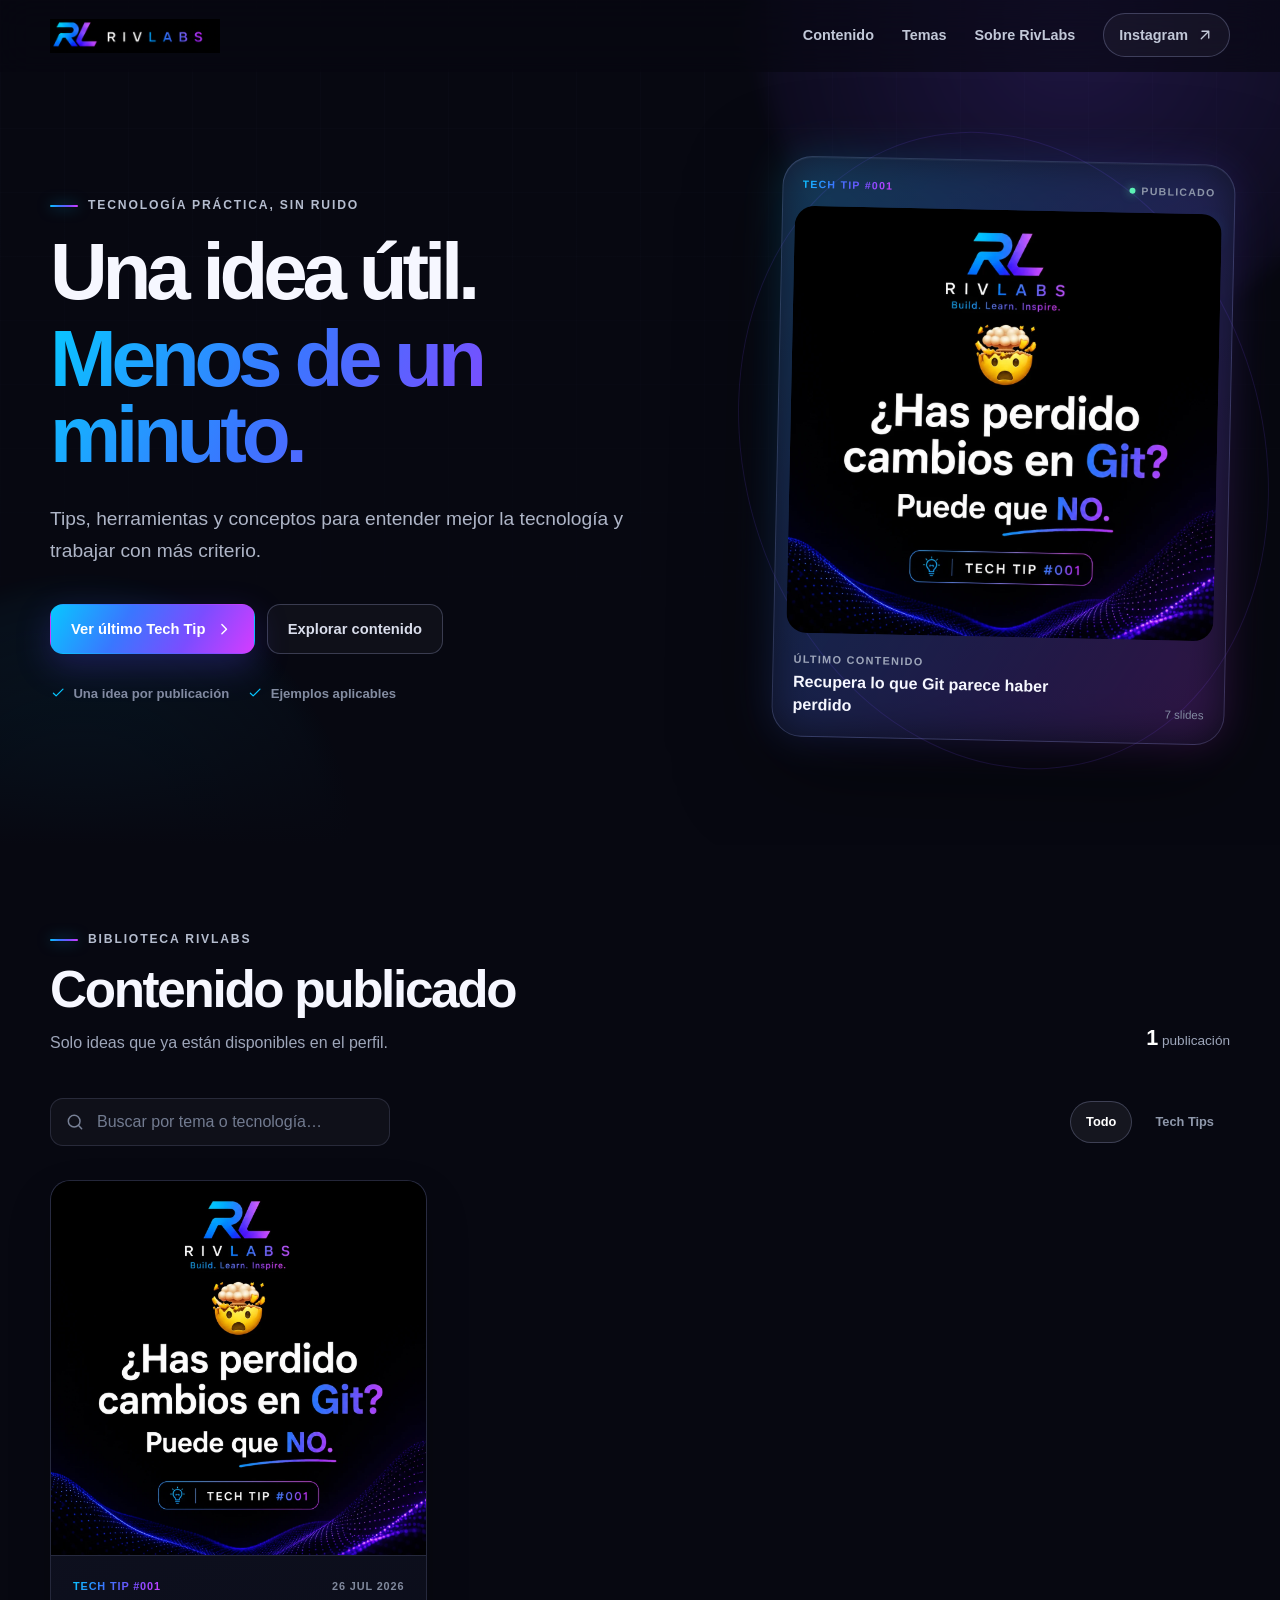
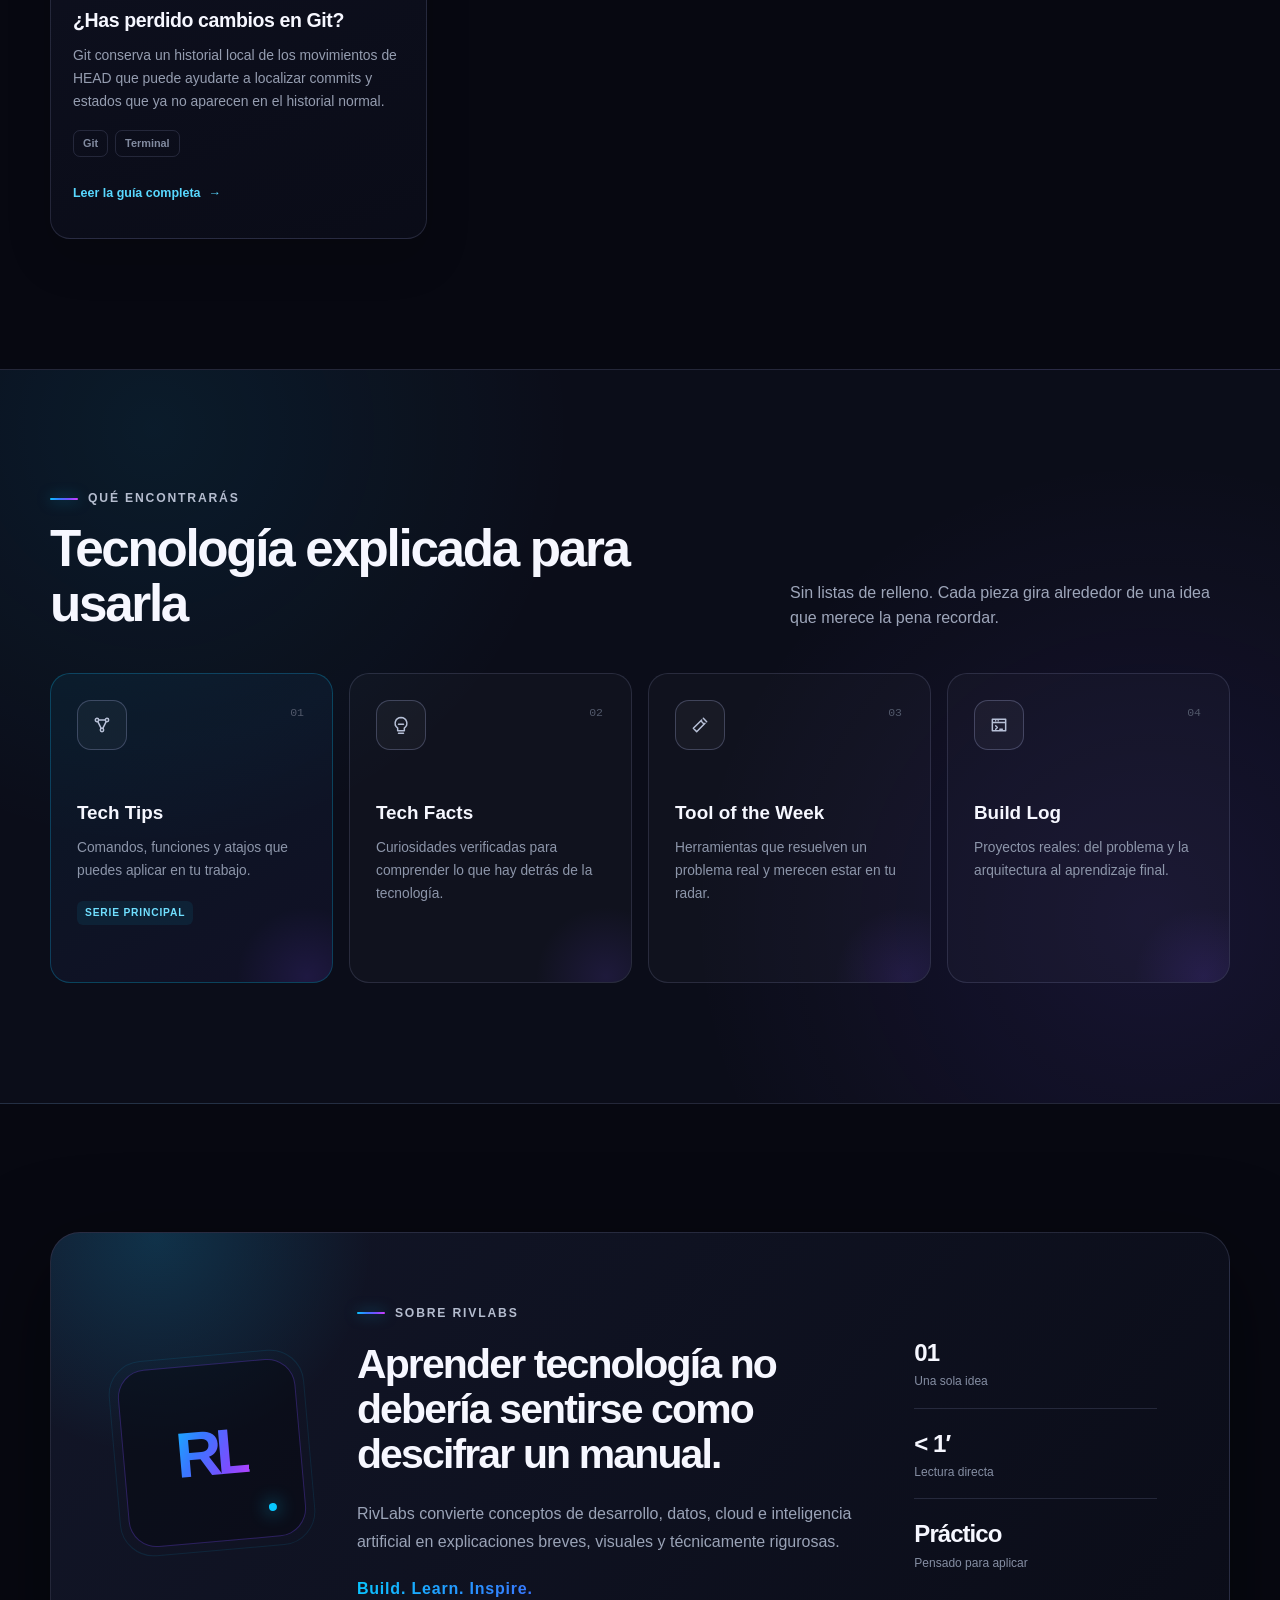
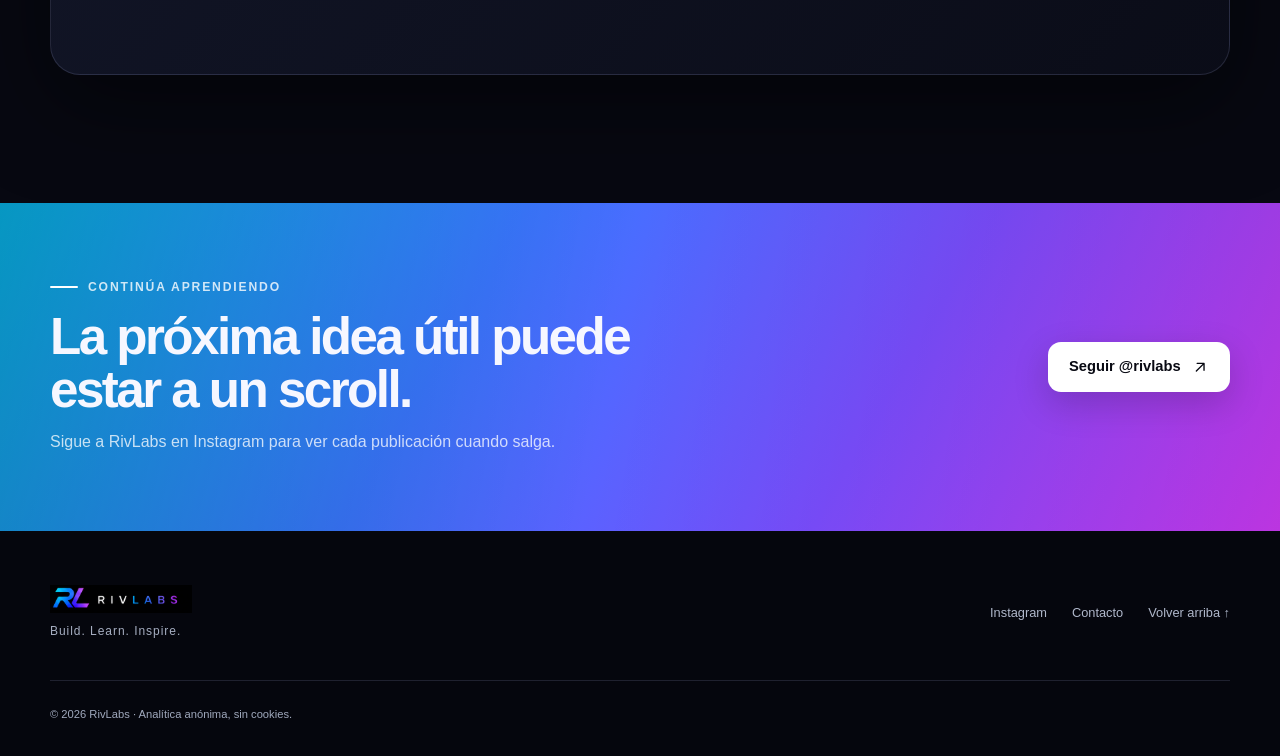
<file: index.html>
<!doctype html>
<html lang="es">
<head>
  <meta charset="utf-8">
  <meta name="viewport" content="width=device-width, initial-scale=1">
  <meta name="theme-color" content="#070811">
  <meta name="description" content="RivLabs enseña una idea tecnológica útil en menos de un minuto: Git, Python, SQL, APIs, cloud, datos, IA y automatización.">
  <meta name="robots" content="index, follow, max-image-preview:large">
  <link rel="canonical" href="https://rivlabs-arch.github.io/">
  <link rel="icon" type="image/png" href="./assets/brand/rivlabs-icon-512.png">
  <link rel="manifest" href="./site.webmanifest">
  <link rel="alternate" type="application/rss+xml" title="RivLabs" href="./feed.xml">
  <meta property="og:type" content="website">
  <meta property="og:locale" content="es_ES">
  <meta property="og:site_name" content="RivLabs">
  <meta property="og:title" content="RivLabs — Build. Learn. Inspire.">
  <meta property="og:description" content="Una idea tecnológica útil en menos de un minuto.">
  <meta property="og:url" content="https://rivlabs-arch.github.io/">
  <meta property="og:image" content="https://rivlabs-arch.github.io/assets/social/rivlabs-social-preview.png">
  <meta property="og:image:width" content="1200">
  <meta property="og:image:height" content="630">
  <meta property="og:image:alt" content="RivLabs: Build. Learn. Inspire. Tecnología práctica en menos de un minuto.">
  <meta name="twitter:card" content="summary_large_image">
  <meta name="twitter:title" content="RivLabs — Build. Learn. Inspire.">
  <meta name="twitter:description" content="Una idea tecnológica útil en menos de un minuto.">
  <meta name="twitter:image" content="https://rivlabs-arch.github.io/assets/social/rivlabs-social-preview.png">
  <meta name="twitter:image:alt" content="RivLabs: Build. Learn. Inspire.">
  <title>RivLabs — Una idea útil en menos de un minuto</title>
  <link rel="stylesheet" href="./styles.css">
  <script type="application/ld+json">
  {
    "@context": "https://schema.org",
    "@graph": [
      {
        "@type": "WebSite",
        "@id": "https://rivlabs-arch.github.io/#website",
        "name": "RivLabs",
        "url": "https://rivlabs-arch.github.io/",
        "description": "Una idea tecnológica útil en menos de un minuto.",
        "inLanguage": "es-ES",
        "publisher": { "@id": "https://rivlabs-arch.github.io/#organization" }
      },
      {
        "@type": "Organization",
        "@id": "https://rivlabs-arch.github.io/#organization",
        "name": "RivLabs",
        "url": "https://rivlabs-arch.github.io/",
        "logo": "https://rivlabs-arch.github.io/assets/brand/rivlabs-icon-512.png",
        "email": "rivlabs.info@gmail.com",
        "slogan": "Build. Learn. Inspire.",
        "sameAs": ["https://www.instagram.com/rivlabs/"]
      }
    ]
  }
  </script>
</head>
<body>
  <a class="skip-link" href="#contenido">Saltar al contenido</a>

  <header class="site-header" data-header>
    <div class="header-inner shell">
      <a class="brand" href="#inicio" aria-label="RivLabs, inicio">
        <img src="./assets/brand/rivlabs-logo.png" alt="RivLabs" width="410" height="82">
      </a>

      <button class="menu-toggle" type="button" aria-expanded="false" aria-controls="main-nav" data-menu-toggle>
        <span class="sr-only">Abrir menú</span>
        <span aria-hidden="true"></span>
        <span aria-hidden="true"></span>
      </button>

      <nav class="main-nav" id="main-nav" aria-label="Navegación principal" data-nav>
        <a href="#contenido">Contenido</a>
        <a href="#temas">Temas</a>
        <a href="#sobre-rivlabs">Sobre RivLabs</a>
        <a class="nav-cta" href="https://www.instagram.com/rivlabs/" target="_blank" rel="noopener noreferrer">
          Instagram
          <svg aria-hidden="true" viewBox="0 0 24 24"><path d="M7 17 17 7M8 7h9v9"/></svg>
        </a>
      </nav>
    </div>
  </header>

  <main id="contenido">
    <section class="hero" id="inicio" aria-labelledby="hero-title">
      <div class="hero-glow hero-glow-a" aria-hidden="true"></div>
      <div class="hero-glow hero-glow-b" aria-hidden="true"></div>
      <div class="hero-grid" aria-hidden="true"></div>

      <div class="shell hero-layout">
        <div class="hero-copy">
          <p class="eyebrow"><span></span> Tecnología práctica, sin ruido</p>
          <h1 id="hero-title">Una idea útil.<br><span>Menos de un minuto.</span></h1>
          <p class="hero-lede">Tips, herramientas y conceptos para entender mejor la tecnología y trabajar con más criterio.</p>
          <div class="hero-actions">
            <button class="button button-primary" type="button" data-open-post="tech-tip-001">
              Ver último Tech Tip
              <svg aria-hidden="true" viewBox="0 0 24 24"><path d="m9 18 6-6-6-6"/></svg>
            </button>
            <a class="button button-quiet" href="#contenido-publicado">Explorar contenido</a>
          </div>
          <div class="hero-proof" aria-label="Características de RivLabs">
            <span><svg aria-hidden="true" viewBox="0 0 24 24"><path d="m5 12 4 4L19 6"/></svg> Una idea por publicación</span>
            <span><svg aria-hidden="true" viewBox="0 0 24 24"><path d="m5 12 4 4L19 6"/></svg> Ejemplos aplicables</span>
          </div>
        </div>

        <article class="featured-card" aria-label="Última publicación: Tech Tip 001">
          <div class="featured-orbit" aria-hidden="true"></div>
          <div class="featured-meta">
            <span class="series-badge">TECH TIP #001</span>
            <span class="new-badge"><i></i> Publicado</span>
          </div>
          <button class="featured-cover" type="button" data-open-post="tech-tip-001" aria-label="Abrir Tech Tip 001: ¿Has perdido cambios en Git?">
            <img src="./assets/posts/tech-tip-001/tech_tip_001_slide_01.webp" width="1254" height="1254" fetchpriority="high" alt="Portada del Tech Tip 001: ¿Has perdido cambios en Git? Puede que no.">
            <span class="cover-action" aria-hidden="true">
              <svg viewBox="0 0 24 24"><path d="M8 5v14l11-7Z"/></svg>
            </span>
          </button>
          <div class="featured-footer">
            <div>
              <p>Último contenido</p>
              <h2>Recupera lo que Git parece haber perdido</h2>
            </div>
            <span class="slide-count">7 slides</span>
          </div>
        </article>
      </div>
    </section>

    <section class="content-section shell" id="contenido-publicado" aria-labelledby="content-title">
      <div class="section-heading">
        <div>
          <p class="eyebrow"><span></span> Biblioteca RivLabs</p>
          <h2 id="content-title">Contenido publicado</h2>
          <p>Solo ideas que ya están disponibles en el perfil.</p>
        </div>
        <p class="content-total" role="status" aria-live="polite" aria-atomic="true"><strong data-result-count>1</strong> <span data-result-label>publicación</span></p>
      </div>

      <div class="content-controls" aria-label="Buscar y filtrar contenido">
        <label class="search-control">
          <span class="sr-only">Buscar contenido</span>
          <svg aria-hidden="true" viewBox="0 0 24 24"><circle cx="11" cy="11" r="7"/><path d="m20 20-4-4"/></svg>
          <input type="search" placeholder="Buscar por tema o tecnología…" autocomplete="off" data-search>
        </label>
        <div class="filter-group" role="group" aria-label="Filtrar por serie">
          <button class="filter-chip is-active" type="button" data-filter="all" aria-pressed="true">Todo</button>
          <button class="filter-chip" type="button" data-filter="Tech Tips" aria-pressed="false">Tech Tips</button>
        </div>
      </div>

      <div class="content-grid" data-content-grid>
        <article class="post-card" data-post-card data-series="Tech Tips" data-search-text="git reflog recuperar commits cambios historial head tech tips">
          <button class="post-cover" type="button" data-open-post="tech-tip-001" aria-label="Leer Tech Tip 001: ¿Has perdido cambios en Git?">
            <img src="./assets/posts/tech-tip-001/tech_tip_001_slide_01.webp" width="1254" height="1254" loading="lazy" alt="Portada del Tech Tip 001 sobre git reflog">
            <span class="post-overlay" aria-hidden="true">Leer carrusel <svg viewBox="0 0 24 24"><path d="m9 18 6-6-6-6"/></svg></span>
          </button>
          <div class="post-body">
            <div class="post-meta">
              <span>TECH TIP #001</span>
              <time datetime="2026-07-26">26 jul 2026</time>
            </div>
            <h3>¿Has perdido cambios en Git?</h3>
            <p>Descubre cómo <code>git reflog</code> puede ayudarte a localizar commits y estados que parecían perdidos.</p>
            <div class="post-tags" aria-label="Temas">
              <span>Git</span><span>Terminal</span>
            </div>
            <a class="post-read-more" href="./git/recuperar-commits-con-git-reflog/">Leer la guía completa <span aria-hidden="true">→</span></a>
          </div>
        </article>
      </div>

      <div class="empty-state" hidden data-empty-state>
        <span aria-hidden="true">⌘</span>
        <h3>No hay resultados</h3>
        <p>Prueba con otra búsqueda o vuelve a mostrar todo el contenido.</p>
        <button class="button button-quiet" type="button" data-clear-filters>Limpiar filtros</button>
      </div>
    </section>

    <section class="topics-section" id="temas" aria-labelledby="topics-title">
      <div class="shell">
        <div class="section-heading topics-heading">
          <div>
            <p class="eyebrow"><span></span> Qué encontrarás</p>
            <h2 id="topics-title">Tecnología explicada para usarla</h2>
          </div>
          <p>Sin listas de relleno. Cada pieza gira alrededor de una idea que merece la pena recordar.</p>
        </div>

        <div class="topic-grid">
          <article class="topic-card topic-card-primary">
            <div class="topic-icon" aria-hidden="true"><svg viewBox="0 0 24 24"><circle cx="6" cy="6" r="2"/><circle cx="18" cy="6" r="2"/><circle cx="12" cy="18" r="2"/><path d="M8 6h8M7 8l4 8m6-8-4 8"/></svg></div>
            <span>01</span>
            <h3>Tech Tips</h3>
            <p>Comandos, funciones y atajos que puedes aplicar en tu trabajo.</p>
            <small>Serie principal</small>
          </article>
          <article class="topic-card">
            <div class="topic-icon" aria-hidden="true"><svg viewBox="0 0 24 24"><path d="M12 3a7 7 0 0 0-4 12.74V19h8v-3.26A7 7 0 0 0 12 3Z"/><path d="M9 22h6M9 11h6"/></svg></div>
            <span>02</span>
            <h3>Tech Facts</h3>
            <p>Curiosidades verificadas para comprender lo que hay detrás de la tecnología.</p>
          </article>
          <article class="topic-card">
            <div class="topic-icon" aria-hidden="true"><svg viewBox="0 0 24 24"><path d="M14 6 4 16l4 4L18 10M13 7l4 4M16 4l4 4"/></svg></div>
            <span>03</span>
            <h3>Tool of the Week</h3>
            <p>Herramientas que resuelven un problema real y merecen estar en tu radar.</p>
          </article>
          <article class="topic-card">
            <div class="topic-icon" aria-hidden="true"><svg viewBox="0 0 24 24"><path d="M4 5h16v14H4zM4 9h16M8 7h.01M11 7h.01"/><path d="m8 13 2 2-2 2M13 17h3"/></svg></div>
            <span>04</span>
            <h3>Build Log</h3>
            <p>Proyectos reales: del problema y la arquitectura al aprendizaje final.</p>
          </article>
        </div>
      </div>
    </section>

    <section class="about-section shell" id="sobre-rivlabs" aria-labelledby="about-title">
      <div class="about-panel">
        <div class="about-mark" aria-hidden="true">
          <span>RL</span>
          <i></i>
        </div>
        <div class="about-copy">
          <p class="eyebrow"><span></span> Sobre RivLabs</p>
          <h2 id="about-title">Aprender tecnología no debería sentirse como descifrar un manual.</h2>
          <p>RivLabs convierte conceptos de desarrollo, datos, cloud e inteligencia artificial en explicaciones breves, visuales y técnicamente rigurosas.</p>
          <p class="about-signoff">Build. Learn. Inspire.</p>
        </div>
        <div class="about-values" aria-label="Principios editoriales">
          <div><strong>01</strong><span>Una sola idea</span></div>
          <div><strong>&lt; 1′</strong><span>Lectura directa</span></div>
          <div><strong>Práctico</strong><span>Pensado para aplicar</span></div>
        </div>
      </div>
    </section>

    <section class="cta-section" aria-labelledby="cta-title">
      <div class="cta-noise" aria-hidden="true"></div>
      <div class="shell cta-inner">
        <div>
          <p class="eyebrow"><span></span> Continúa aprendiendo</p>
          <h2 id="cta-title">La próxima idea útil puede estar a un scroll.</h2>
          <p>Sigue a RivLabs en Instagram para ver cada publicación cuando salga.</p>
        </div>
        <a class="button button-light" href="https://www.instagram.com/rivlabs/" target="_blank" rel="noopener noreferrer">
          Seguir @rivlabs
          <svg aria-hidden="true" viewBox="0 0 24 24"><path d="M7 17 17 7M8 7h9v9"/></svg>
        </a>
      </div>
    </section>
  </main>

  <footer class="site-footer">
    <div class="shell footer-inner">
      <div class="footer-brand">
        <img src="./assets/brand/rivlabs-logo.png" alt="RivLabs" width="410" height="82">
        <p>Build. Learn. Inspire.</p>
      </div>
      <div class="footer-links">
        <a href="https://www.instagram.com/rivlabs/" target="_blank" rel="noopener noreferrer">Instagram</a>
        <a href="mailto:rivlabs.info@gmail.com">Contacto</a>
        <a href="#inicio">Volver arriba ↑</a>
      </div>
      <p class="footer-note">© <span data-year>2026</span> RivLabs · Analítica anónima, sin cookies.</p>
    </div>
  </footer>

  <dialog class="reader" data-reader aria-labelledby="reader-title">
    <div class="reader-shell">
      <header class="reader-header">
        <div>
          <p data-reader-series>TECH TIP #001</p>
          <h2 id="reader-title" data-reader-title>¿Has perdido cambios en Git?</h2>
        </div>
        <button class="icon-button" type="button" data-close-reader aria-label="Cerrar carrusel">
          <svg aria-hidden="true" viewBox="0 0 24 24"><path d="m6 6 12 12M18 6 6 18"/></svg>
        </button>
      </header>

      <div class="reader-content">
        <button class="carousel-button carousel-prev" type="button" data-prev-slide aria-label="Diapositiva anterior">
          <svg aria-hidden="true" viewBox="0 0 24 24"><path d="m15 18-6-6 6-6"/></svg>
        </button>

        <div class="carousel-viewport" data-carousel-viewport>
          <div class="carousel-track" data-carousel-track></div>
        </div>

        <button class="carousel-button carousel-next" type="button" data-next-slide aria-label="Diapositiva siguiente">
          <svg aria-hidden="true" viewBox="0 0 24 24"><path d="m9 18 6-6-6-6"/></svg>
        </button>
      </div>

      <footer class="reader-footer">
        <div class="reader-progress">
          <span class="reader-counter" data-reader-counter aria-live="polite">1 / 7</span>
          <span class="sr-only" data-slide-announcement aria-live="polite" aria-atomic="true"></span>
          <div class="progress-track" aria-hidden="true"><span data-reader-progress></span></div>
          <div class="carousel-dots" data-carousel-dots aria-label="Seleccionar diapositiva"></div>
        </div>
        <div class="reader-actions">
          <button class="text-button" type="button" data-share-post>
            <svg aria-hidden="true" viewBox="0 0 24 24"><circle cx="18" cy="5" r="2"/><circle cx="6" cy="12" r="2"/><circle cx="18" cy="19" r="2"/><path d="m8 11 8-5M8 13l8 5"/></svg>
            <span data-share-label>Compartir</span>
          </button>
          <a class="text-button" href="https://www.instagram.com/rivlabs/" target="_blank" rel="noopener noreferrer">
            Ver en Instagram
            <svg aria-hidden="true" viewBox="0 0 24 24"><path d="M7 17 17 7M8 7h9v9"/></svg>
          </a>
        </div>
      </footer>
    </div>
  </dialog>

  <div class="toast" role="status" aria-live="polite" aria-atomic="true" data-toast></div>
  <script src="./analytics.js" defer></script>
  <script src="./app.js" defer></script>
</body>
</html>
</file>
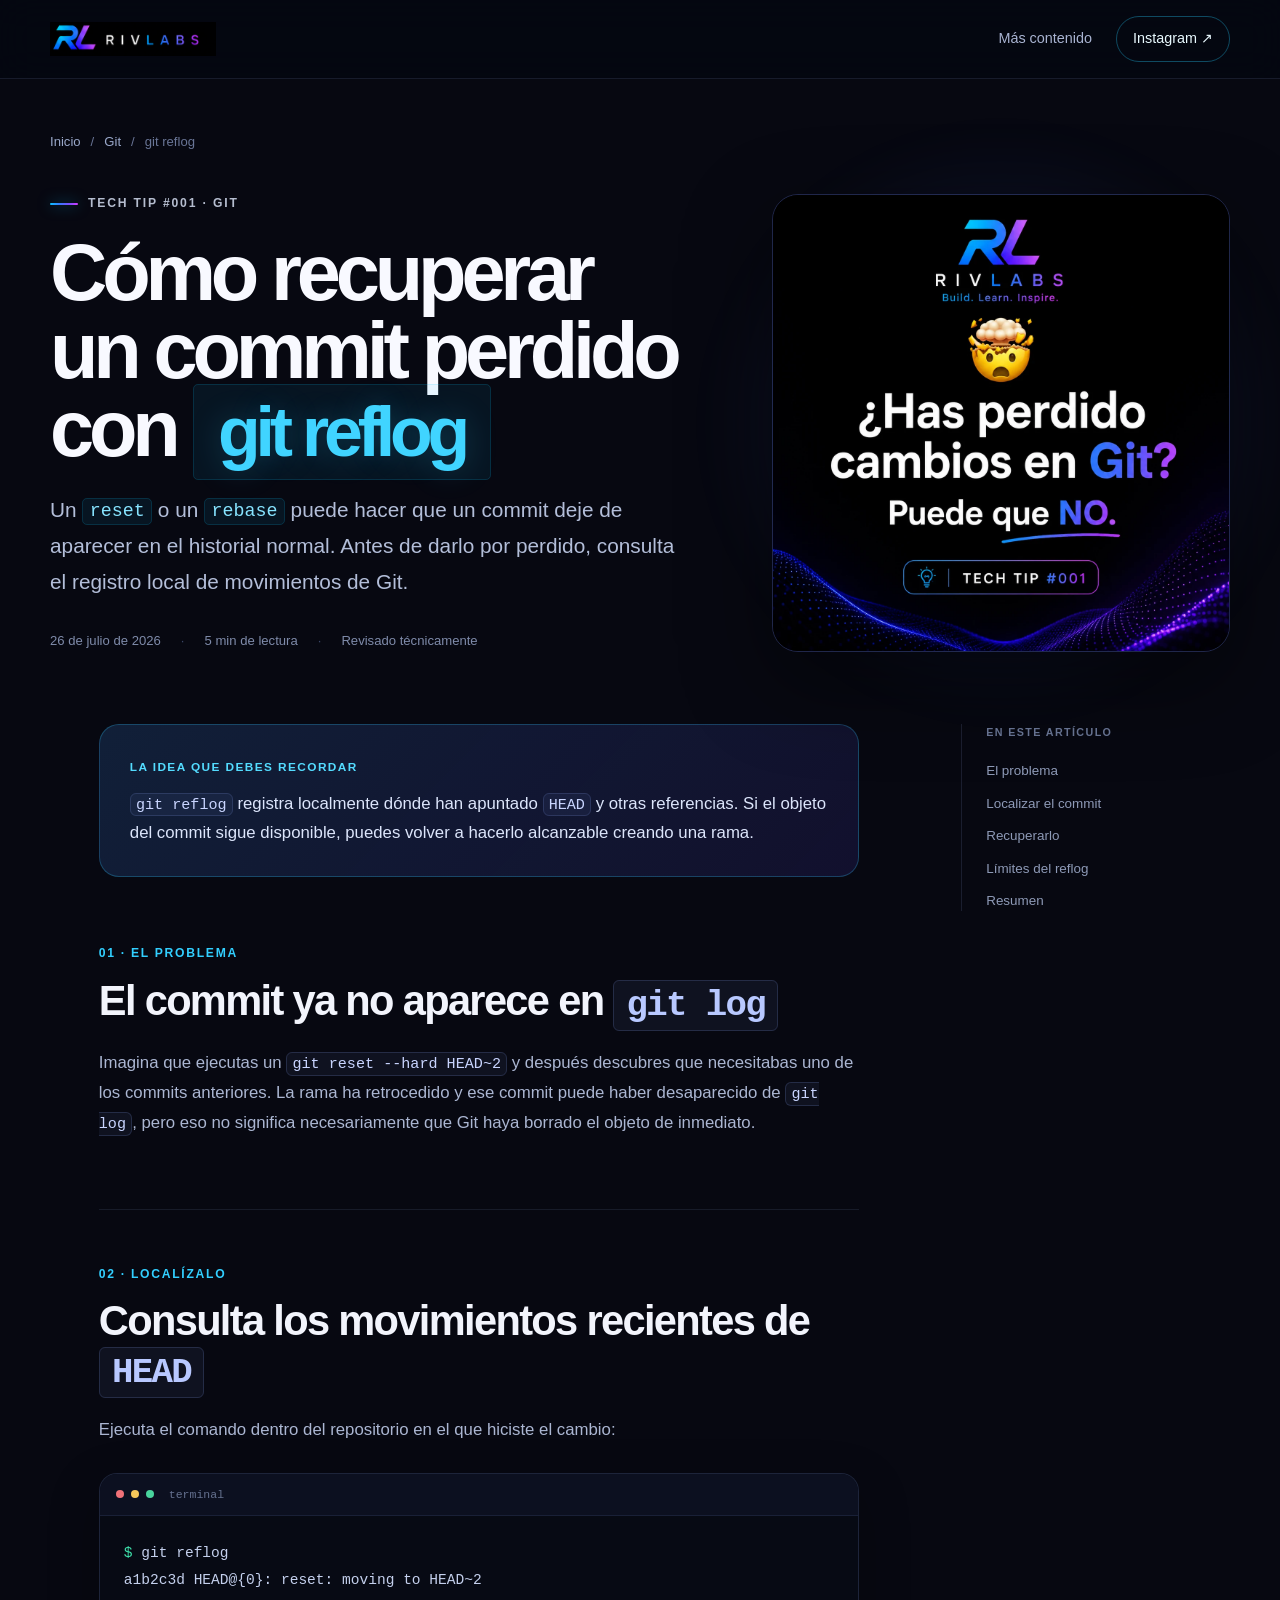
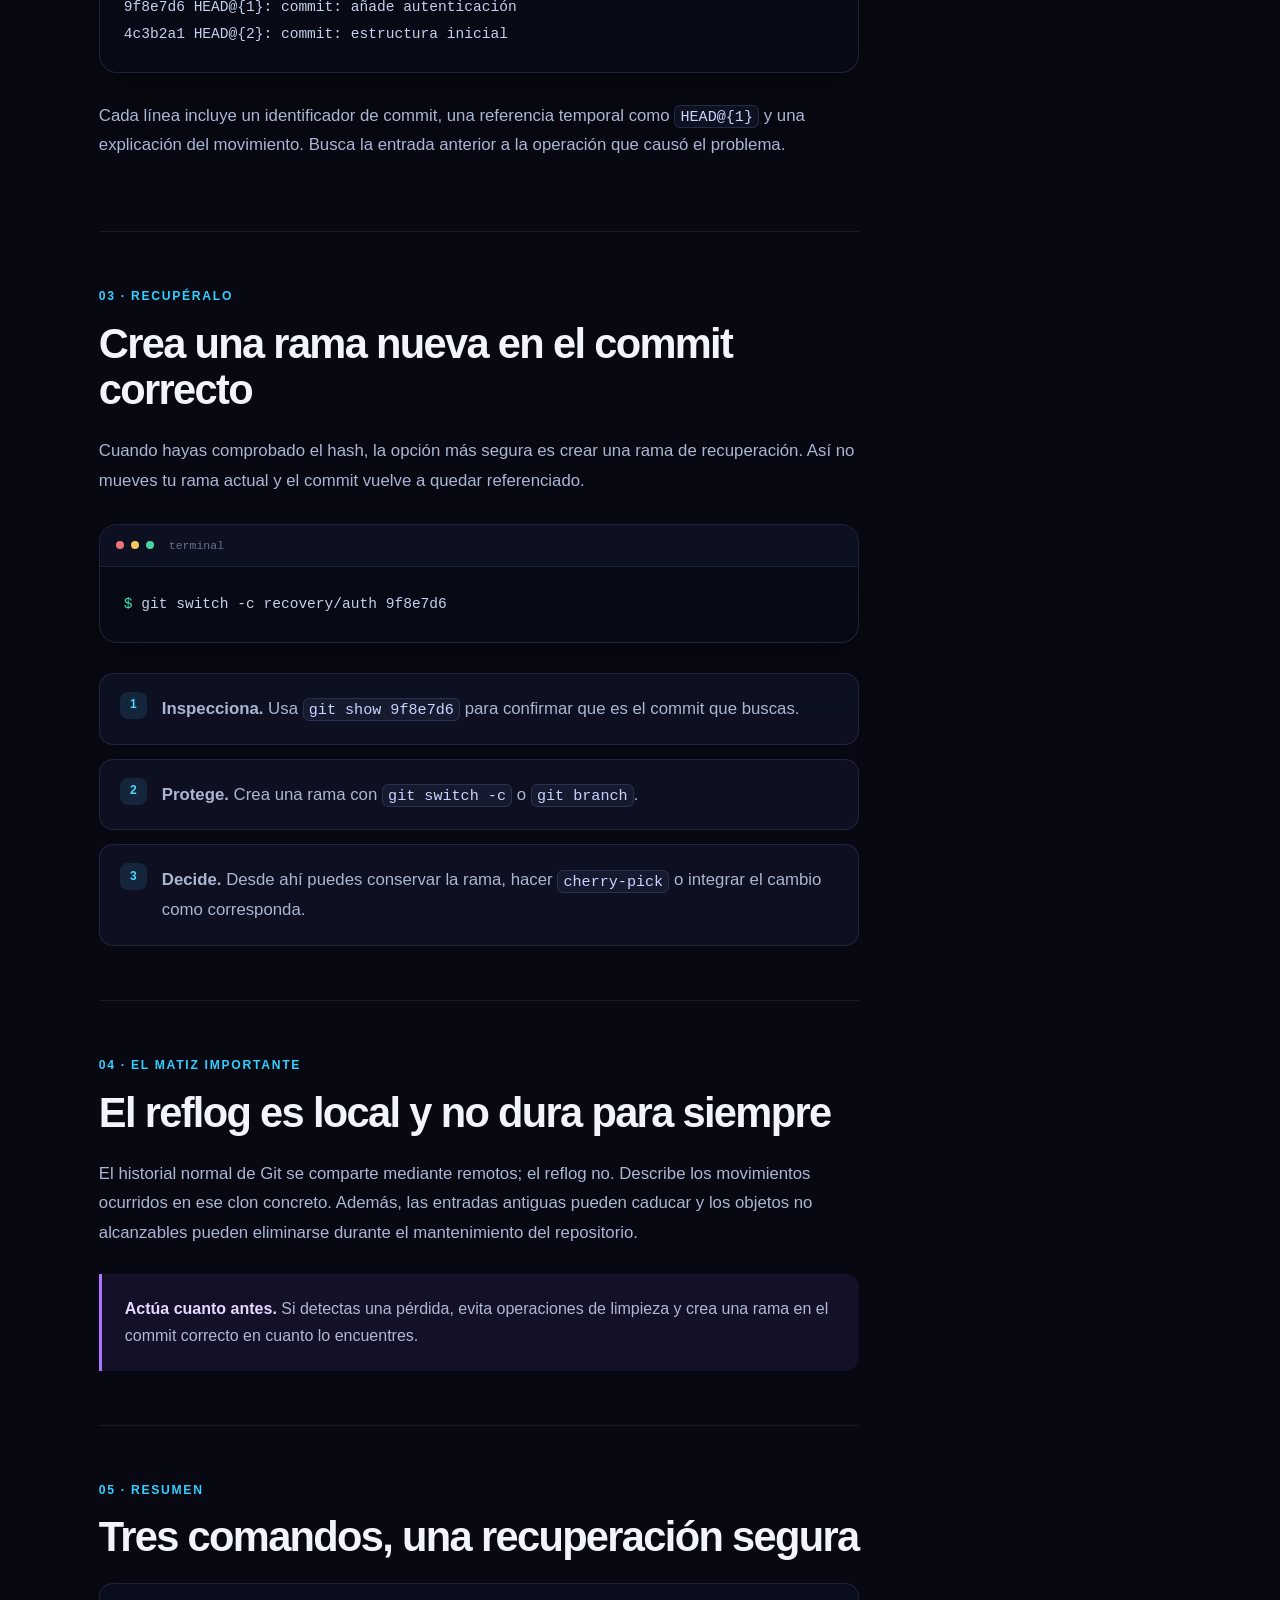
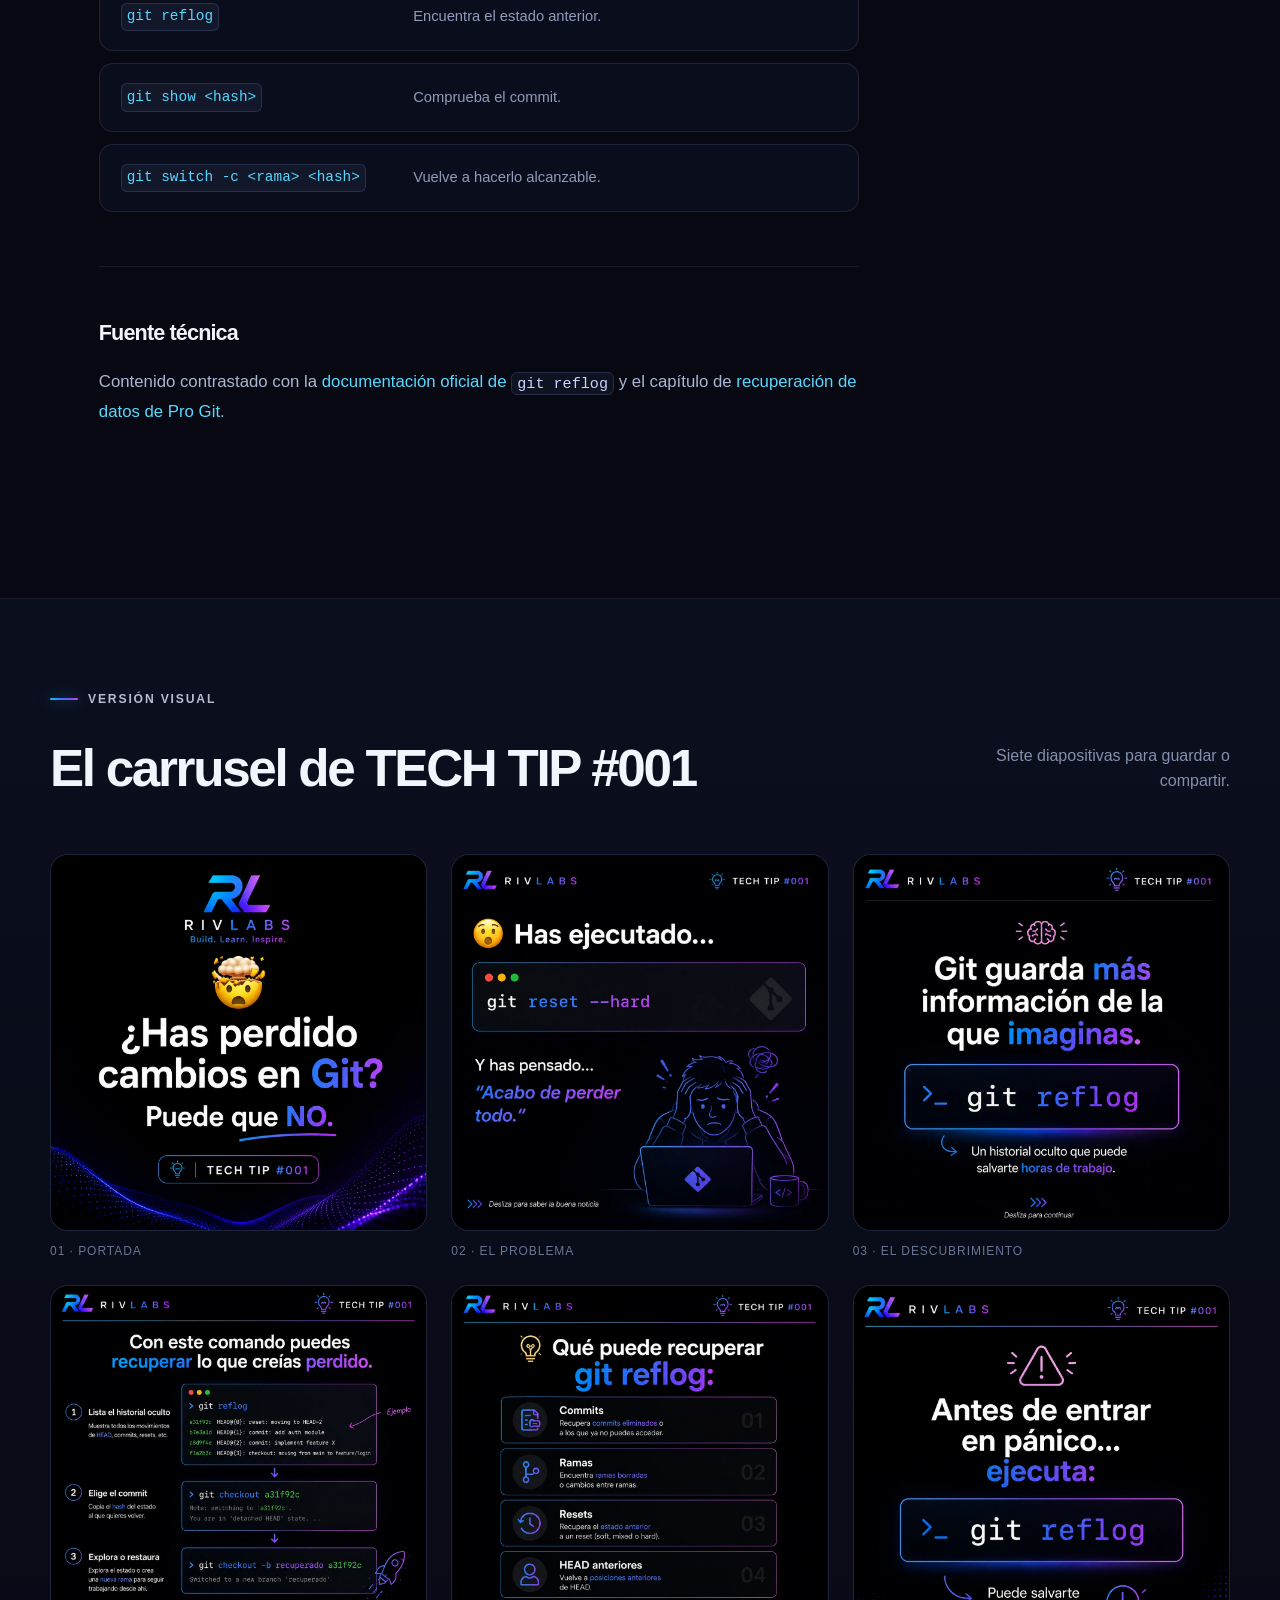
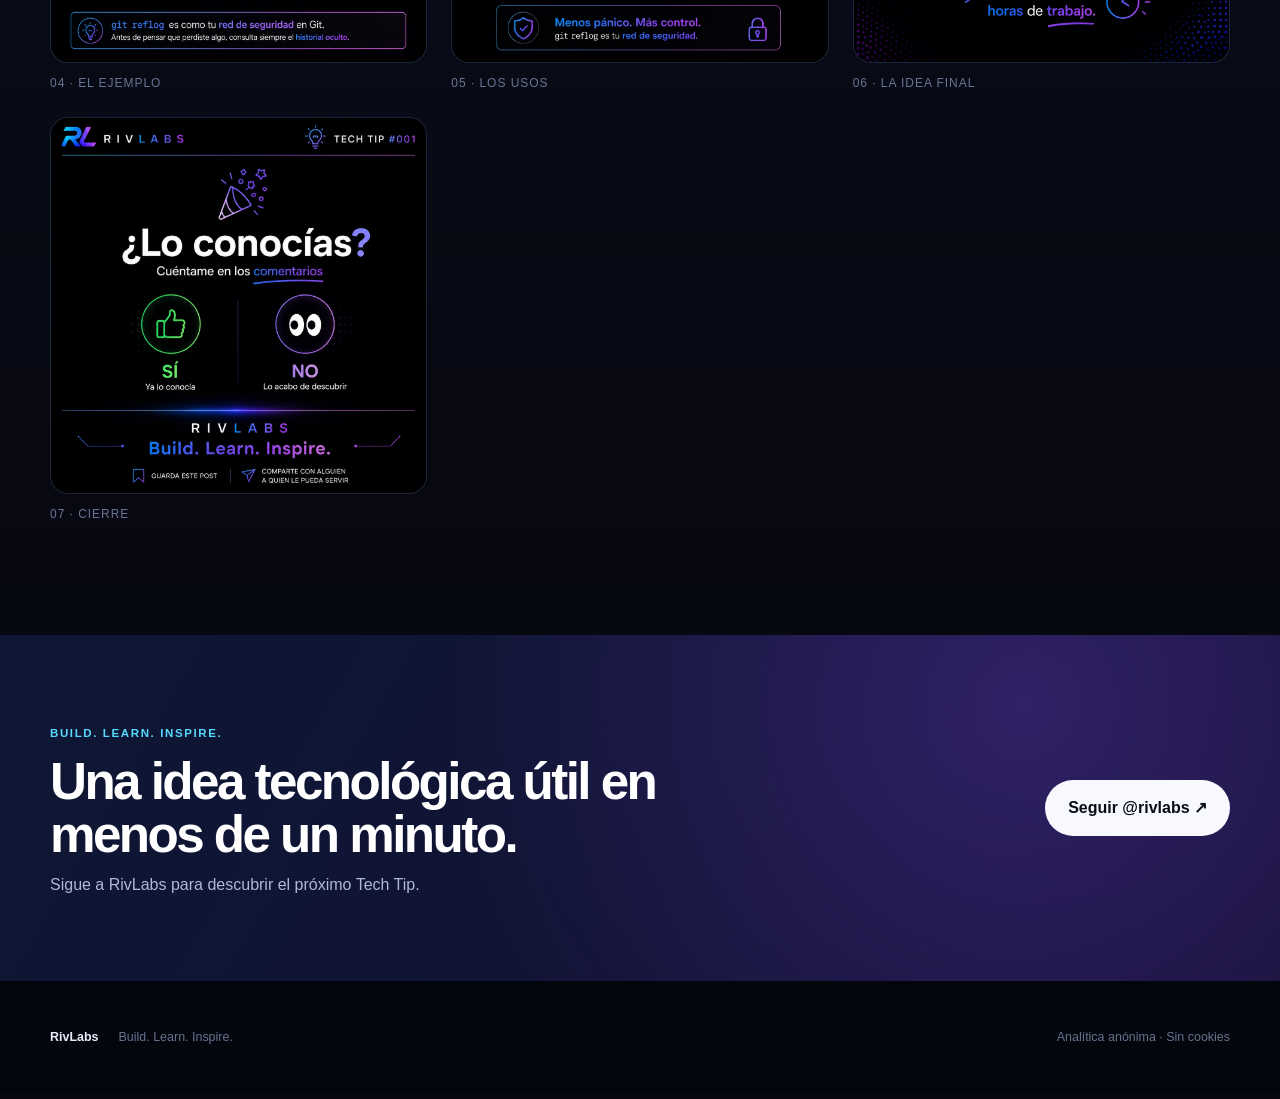
<file: git/recuperar-commits-con-git-reflog/index.html>
<!doctype html>
<html lang="es">
<head>
  <meta charset="utf-8">
  <meta name="viewport" content="width=device-width, initial-scale=1">
  <meta name="theme-color" content="#070811">
  <meta name="description" content="Aprende a recuperar un commit perdido después de un reset o rebase con git reflog y una rama de recuperación segura.">
  <meta name="robots" content="index, follow, max-image-preview:large">
  <link rel="canonical" href="https://rivlabs-arch.github.io/git/recuperar-commits-con-git-reflog/">
  <link rel="icon" type="image/png" href="../../assets/brand/rivlabs-icon-512.png">
  <link rel="alternate" type="application/rss+xml" title="RivLabs" href="../../feed.xml">
  <meta property="og:type" content="article">
  <meta property="og:locale" content="es_ES">
  <meta property="og:site_name" content="RivLabs">
  <meta property="og:title" content="Cómo recuperar un commit perdido con git reflog">
  <meta property="og:description" content="Localiza el commit en el historial local de Git y recupéralo en una rama nueva.">
  <meta property="og:url" content="https://rivlabs-arch.github.io/git/recuperar-commits-con-git-reflog/">
  <meta property="og:image" content="https://rivlabs-arch.github.io/assets/posts/tech-tip-001/tech_tip_001_slide_01.png">
  <meta property="og:image:width" content="1254">
  <meta property="og:image:height" content="1254">
  <meta property="og:image:alt" content="Portada de TECH TIP #001: ¿Has perdido cambios en Git? Puede que no.">
  <meta property="article:published_time" content="2026-07-26">
  <meta property="article:modified_time" content="2026-07-27">
  <meta property="article:section" content="Git">
  <meta property="article:tag" content="git reflog">
  <meta name="twitter:card" content="summary_large_image">
  <meta name="twitter:title" content="Cómo recuperar un commit perdido con git reflog">
  <meta name="twitter:description" content="Una guía breve y segura para recuperar estados que ya no ves en git log.">
  <meta name="twitter:image" content="https://rivlabs-arch.github.io/assets/posts/tech-tip-001/tech_tip_001_slide_01.png">
  <meta name="twitter:image:alt" content="Portada de TECH TIP #001 sobre git reflog">
  <title>Cómo recuperar commits con git reflog | RivLabs</title>
  <link rel="stylesheet" href="../../styles.css">
  <link rel="stylesheet" href="../../article.css">
  <script type="application/ld+json">
  {
    "@context": "https://schema.org",
    "@graph": [
      {
        "@type": "BlogPosting",
        "@id": "https://rivlabs-arch.github.io/git/recuperar-commits-con-git-reflog/#article",
        "headline": "Cómo recuperar un commit perdido con git reflog",
        "description": "Aprende a localizar y recuperar un commit perdido después de un reset o rebase con git reflog.",
        "datePublished": "2026-07-26",
        "dateModified": "2026-07-27",
        "inLanguage": "es-ES",
        "mainEntityOfPage": "https://rivlabs-arch.github.io/git/recuperar-commits-con-git-reflog/",
        "image": "https://rivlabs-arch.github.io/assets/posts/tech-tip-001/tech_tip_001_slide_01.png",
        "author": { "@id": "https://rivlabs-arch.github.io/#organization" },
        "publisher": { "@id": "https://rivlabs-arch.github.io/#organization" },
        "articleSection": "Git",
        "keywords": ["git reflog", "recuperar commit", "git reset --hard"]
      },
      {
        "@type": "Organization",
        "@id": "https://rivlabs-arch.github.io/#organization",
        "name": "RivLabs",
        "url": "https://rivlabs-arch.github.io/",
        "logo": "https://rivlabs-arch.github.io/assets/brand/rivlabs-icon-512.png",
        "sameAs": ["https://www.instagram.com/rivlabs/"]
      },
      {
        "@type": "BreadcrumbList",
        "itemListElement": [
          { "@type": "ListItem", "position": 1, "name": "Inicio", "item": "https://rivlabs-arch.github.io/" },
          { "@type": "ListItem", "position": 2, "name": "Git", "item": "https://rivlabs-arch.github.io/#contenido-publicado" },
          { "@type": "ListItem", "position": 3, "name": "Cómo recuperar commits con git reflog" }
        ]
      }
    ]
  }
  </script>
</head>
<body data-post-id="tech-tip-001">
  <a class="skip-link" href="#articulo">Saltar al artículo</a>

  <header class="article-header">
    <div class="shell article-header-inner">
      <a class="brand" href="../../" aria-label="RivLabs, inicio">
        <img src="../../assets/brand/rivlabs-logo.png" alt="RivLabs" width="410" height="82">
      </a>
      <nav aria-label="Navegación del artículo">
        <a href="../../#contenido-publicado">Más contenido</a>
        <a class="article-nav-cta" href="https://www.instagram.com/rivlabs/" target="_blank" rel="noopener noreferrer">Instagram ↗</a>
      </nav>
    </div>
  </header>

  <main id="articulo" class="article-main">
    <article>
      <div class="shell article-hero">
        <nav class="breadcrumbs" aria-label="Migas de pan">
          <a href="../../">Inicio</a><span>/</span><a href="../../#contenido-publicado">Git</a><span>/</span><span>git reflog</span>
        </nav>
        <div class="article-hero-grid">
          <div class="article-intro">
            <p class="eyebrow"><span></span> TECH TIP #001 · GIT</p>
            <h1>Cómo recuperar un commit perdido con <code>git reflog</code></h1>
            <p class="article-lede">Un <code>reset</code> o un <code>rebase</code> puede hacer que un commit deje de aparecer en el historial normal. Antes de darlo por perdido, consulta el registro local de movimientos de Git.</p>
            <div class="article-meta">
              <time datetime="2026-07-26">26 de julio de 2026</time>
              <span>5 min de lectura</span>
              <span>Revisado técnicamente</span>
            </div>
          </div>
          <figure class="article-cover">
            <img src="../../assets/posts/tech-tip-001/tech_tip_001_slide_01.webp" width="1254" height="1254" fetchpriority="high" alt="Portada: ¿Has perdido cambios en Git? Puede que no.">
          </figure>
        </div>
      </div>

      <div class="shell article-layout">
        <div class="article-body">
          <aside class="key-idea">
            <span>La idea que debes recordar</span>
            <p><code>git reflog</code> registra localmente dónde han apuntado <code>HEAD</code> y otras referencias. Si el objeto del commit sigue disponible, puedes volver a hacerlo alcanzable creando una rama.</p>
          </aside>

          <section aria-labelledby="problema">
            <p class="section-kicker">01 · El problema</p>
            <h2 id="problema">El commit ya no aparece en <code>git log</code></h2>
            <p>Imagina que ejecutas un <code>git reset --hard HEAD~2</code> y después descubres que necesitabas uno de los commits anteriores. La rama ha retrocedido y ese commit puede haber desaparecido de <code>git log</code>, pero eso no significa necesariamente que Git haya borrado el objeto de inmediato.</p>
          </section>

          <section aria-labelledby="buscar">
            <p class="section-kicker">02 · Localízalo</p>
            <h2 id="buscar">Consulta los movimientos recientes de <code>HEAD</code></h2>
            <p>Ejecuta el comando dentro del repositorio en el que hiciste el cambio:</p>
            <div class="terminal" role="region" aria-label="Ejemplo de git reflog">
              <div class="terminal-bar"><i></i><i></i><i></i><span>terminal</span></div>
              <pre><code><span class="prompt">$</span> git reflog
a1b2c3d HEAD@{0}: reset: moving to HEAD~2
9f8e7d6 HEAD@{1}: commit: añade autenticación
4c3b2a1 HEAD@{2}: commit: estructura inicial</code></pre>
            </div>
            <p>Cada línea incluye un identificador de commit, una referencia temporal como <code>HEAD@{1}</code> y una explicación del movimiento. Busca la entrada anterior a la operación que causó el problema.</p>
          </section>

          <section aria-labelledby="recuperar">
            <p class="section-kicker">03 · Recupéralo</p>
            <h2 id="recuperar">Crea una rama nueva en el commit correcto</h2>
            <p>Cuando hayas comprobado el hash, la opción más segura es crear una rama de recuperación. Así no mueves tu rama actual y el commit vuelve a quedar referenciado.</p>
            <div class="terminal" role="region" aria-label="Crear una rama de recuperación">
              <div class="terminal-bar"><i></i><i></i><i></i><span>terminal</span></div>
              <pre><code><span class="prompt">$</span> git switch -c recovery/auth 9f8e7d6</code></pre>
            </div>
            <ol class="steps">
              <li><strong>Inspecciona.</strong> Usa <code>git show 9f8e7d6</code> para confirmar que es el commit que buscas.</li>
              <li><strong>Protege.</strong> Crea una rama con <code>git switch -c</code> o <code>git branch</code>.</li>
              <li><strong>Decide.</strong> Desde ahí puedes conservar la rama, hacer <code>cherry-pick</code> o integrar el cambio como corresponda.</li>
            </ol>
          </section>

          <section aria-labelledby="limites">
            <p class="section-kicker">04 · El matiz importante</p>
            <h2 id="limites">El reflog es local y no dura para siempre</h2>
            <p>El historial normal de Git se comparte mediante remotos; el reflog no. Describe los movimientos ocurridos en ese clon concreto. Además, las entradas antiguas pueden caducar y los objetos no alcanzables pueden eliminarse durante el mantenimiento del repositorio.</p>
            <div class="warning"><strong>Actúa cuanto antes.</strong> Si detectas una pérdida, evita operaciones de limpieza y crea una rama en el commit correcto en cuanto lo encuentres.</div>
          </section>

          <section aria-labelledby="resumen">
            <p class="section-kicker">05 · Resumen</p>
            <h2 id="resumen">Tres comandos, una recuperación segura</h2>
            <div class="command-summary">
              <div><code>git reflog</code><span>Encuentra el estado anterior.</span></div>
              <div><code>git show &lt;hash&gt;</code><span>Comprueba el commit.</span></div>
              <div><code>git switch -c &lt;rama&gt; &lt;hash&gt;</code><span>Vuelve a hacerlo alcanzable.</span></div>
            </div>
          </section>

          <section class="sources" aria-labelledby="fuentes">
            <h2 id="fuentes">Fuente técnica</h2>
            <p>Contenido contrastado con la <a href="https://git-scm.com/docs/git-reflog" target="_blank" rel="noopener noreferrer">documentación oficial de <code>git reflog</code></a> y el capítulo de <a href="https://git-scm.com/book/en/v2/Git-Internals-Maintenance-and-Data-Recovery" target="_blank" rel="noopener noreferrer">recuperación de datos de Pro Git</a>.</p>
          </section>
        </div>

        <aside class="article-aside" aria-label="En este artículo">
          <span>EN ESTE ARTÍCULO</span>
          <a href="#problema">El problema</a>
          <a href="#buscar">Localizar el commit</a>
          <a href="#recuperar">Recuperarlo</a>
          <a href="#limites">Límites del reflog</a>
          <a href="#resumen">Resumen</a>
        </aside>
      </div>

      <section class="slides-section" aria-labelledby="slides-title">
        <div class="shell">
          <div class="slides-heading">
            <div><p class="eyebrow"><span></span> VERSIÓN VISUAL</p><h2 id="slides-title">El carrusel de TECH TIP #001</h2></div>
            <p>Siete diapositivas para guardar o compartir.</p>
          </div>
          <div class="slides-grid">
            <figure><img src="../../assets/posts/tech-tip-001/tech_tip_001_slide_01.webp" width="1254" height="1254" loading="lazy" alt="Portada: ¿Has perdido cambios en Git? Puede que no."><figcaption>01 · Portada</figcaption></figure>
            <figure><img src="../../assets/posts/tech-tip-001/tech_tip_001_slide_02.webp" width="1254" height="1254" loading="lazy" alt="El problema después de ejecutar git reset --hard."><figcaption>02 · El problema</figcaption></figure>
            <figure><img src="../../assets/posts/tech-tip-001/tech_tip_001_slide_03.webp" width="1254" height="1254" loading="lazy" alt="Git guarda más información mediante git reflog."><figcaption>03 · El descubrimiento</figcaption></figure>
            <figure><img src="../../assets/posts/tech-tip-001/tech_tip_001_slide_04.webp" width="1254" height="1254" loading="lazy" alt="Ejemplo para localizar un hash en git reflog y recuperarlo."><figcaption>04 · El ejemplo</figcaption></figure>
            <figure><img src="../../assets/posts/tech-tip-001/tech_tip_001_slide_05.webp" width="1254" height="1254" loading="lazy" alt="Casos en los que git reflog puede ayudarte."><figcaption>05 · Los usos</figcaption></figure>
            <figure><img src="../../assets/posts/tech-tip-001/tech_tip_001_slide_06.webp" width="1254" height="1254" loading="lazy" alt="Idea final: antes de entrar en pánico, ejecuta git reflog."><figcaption>06 · La idea final</figcaption></figure>
            <figure><img src="../../assets/posts/tech-tip-001/tech_tip_001_slide_07.webp" width="1254" height="1254" loading="lazy" alt="Cierre del carrusel de RivLabs."><figcaption>07 · Cierre</figcaption></figure>
          </div>
        </div>
      </section>

      <section class="article-cta">
        <div class="shell article-cta-inner">
          <div><span>BUILD. LEARN. INSPIRE.</span><h2>Una idea tecnológica útil en menos de un minuto.</h2><p>Sigue a RivLabs para descubrir el próximo Tech Tip.</p></div>
          <a href="https://www.instagram.com/rivlabs/" target="_blank" rel="noopener noreferrer">Seguir @rivlabs ↗</a>
        </div>
      </section>
    </article>
  </main>

  <footer class="article-footer">
    <div class="shell"><a href="../../">RivLabs</a><p>Build. Learn. Inspire.</p><span>Analítica anónima · Sin cookies</span></div>
  </footer>
  <script src="../../analytics.js" defer></script>
</body>
</html>
</file>
<file: styles.css>
:root {
  color-scheme: dark;
  --bg: #070811;
  --bg-soft: #0b0d19;
  --surface: rgba(15, 18, 34, 0.78);
  --surface-solid: #101321;
  --surface-hover: #161a2e;
  --line: rgba(190, 200, 255, 0.14);
  --line-strong: rgba(190, 200, 255, 0.24);
  --text: #f6f7ff;
  --muted: #9ea6ba;
  --cyan: #08c7ff;
  --blue: #3977ff;
  --violet: #7b4dff;
  --magenta: #d53cff;
  --gradient: linear-gradient(120deg, var(--cyan) 0%, var(--blue) 36%, var(--violet) 68%, var(--magenta) 100%);
  --shadow: 0 28px 90px rgba(0, 0, 0, 0.5);
  --radius-sm: 12px;
  --radius-md: 20px;
  --radius-lg: 30px;
  --shell: 1180px;
  --header: 72px;
}

*,
*::before,
*::after {
  box-sizing: border-box;
}

html {
  scroll-behavior: smooth;
  scroll-padding-top: calc(var(--header) + 24px);
}

body {
  margin: 0;
  min-width: 320px;
  background: var(--bg);
  color: var(--text);
  font-family: Inter, ui-sans-serif, -apple-system, BlinkMacSystemFont, "Segoe UI", sans-serif;
  font-size: 16px;
  line-height: 1.6;
  text-rendering: optimizeLegibility;
  -webkit-font-smoothing: antialiased;
}

body.reader-open,
body.menu-open {
  overflow: hidden;
}

button,
input {
  font: inherit;
}

button,
a {
  -webkit-tap-highlight-color: transparent;
}

button {
  color: inherit;
}

a {
  color: inherit;
  text-decoration: none;
}

img {
  display: block;
  max-width: 100%;
}

svg {
  width: 1.25em;
  height: 1.25em;
  fill: none;
  stroke: currentColor;
  stroke-width: 1.8;
  stroke-linecap: round;
  stroke-linejoin: round;
}

::selection {
  background: rgba(123, 77, 255, 0.55);
  color: white;
}

:focus-visible {
  outline: 3px solid rgba(8, 199, 255, 0.8);
  outline-offset: 4px;
}

.sr-only {
  position: absolute;
  width: 1px;
  height: 1px;
  padding: 0;
  margin: -1px;
  overflow: hidden;
  clip: rect(0, 0, 0, 0);
  white-space: nowrap;
  border: 0;
}

.skip-link {
  position: fixed;
  z-index: 1000;
  top: 12px;
  left: 12px;
  padding: 10px 16px;
  border-radius: 10px;
  background: white;
  color: #090a12;
  transform: translateY(-150%);
  transition: transform 160ms ease;
}

.skip-link:focus {
  transform: translateY(0);
}

.shell {
  width: min(calc(100% - 48px), var(--shell));
  margin-inline: auto;
}

.site-header {
  position: fixed;
  z-index: 100;
  inset: 0 0 auto;
  height: var(--header);
  border-bottom: 1px solid transparent;
  background: rgba(7, 8, 17, 0.62);
  backdrop-filter: blur(18px);
  -webkit-backdrop-filter: blur(18px);
  transition: border-color 180ms ease, background 180ms ease;
}

.site-header.is-scrolled {
  border-color: var(--line);
  background: rgba(7, 8, 17, 0.9);
}

.header-inner {
  height: 100%;
  display: flex;
  align-items: center;
  justify-content: space-between;
  gap: 32px;
}

.brand {
  display: inline-flex;
  align-items: center;
  min-height: 44px;
}

.brand img {
  width: 170px;
  height: auto;
}

.main-nav {
  display: flex;
  align-items: center;
  gap: 28px;
  color: #c2c8d8;
  font-size: 0.9rem;
  font-weight: 600;
}

.main-nav > a:not(.nav-cta) {
  position: relative;
  padding: 12px 0;
  transition: color 160ms ease;
}

.main-nav > a:not(.nav-cta)::after {
  content: "";
  position: absolute;
  inset: auto 0 7px;
  height: 1px;
  background: var(--gradient);
  transform: scaleX(0);
  transform-origin: right;
  transition: transform 180ms ease;
}

.main-nav > a:hover {
  color: white;
}

.main-nav > a:hover::after {
  transform: scaleX(1);
  transform-origin: left;
}

.nav-cta {
  display: inline-flex;
  min-height: 44px;
  align-items: center;
  gap: 8px;
  padding: 8px 15px;
  border: 1px solid var(--line-strong);
  border-radius: 999px;
  background: rgba(255, 255, 255, 0.04);
  transition: border-color 160ms ease, background 160ms ease, transform 160ms ease;
}

.nav-cta:hover {
  border-color: rgba(8, 199, 255, 0.55);
  background: rgba(8, 199, 255, 0.08);
  transform: translateY(-1px);
}

.menu-toggle {
  display: none;
  width: 46px;
  height: 46px;
  place-items: center;
  border: 1px solid var(--line);
  border-radius: 13px;
  background: rgba(255, 255, 255, 0.04);
  cursor: pointer;
}

.menu-toggle > span:not(.sr-only) {
  position: absolute;
  width: 19px;
  height: 1.5px;
  background: currentColor;
  transition: transform 180ms ease;
}

.menu-toggle > span:nth-child(2) {
  transform: translateY(-4px);
}

.menu-toggle > span:nth-child(3) {
  transform: translateY(4px);
}

.menu-toggle[aria-expanded="true"] > span:nth-child(2) {
  transform: rotate(45deg);
}

.menu-toggle[aria-expanded="true"] > span:nth-child(3) {
  transform: rotate(-45deg);
}

.hero {
  position: relative;
  isolation: isolate;
  min-height: 790px;
  padding: calc(var(--header) + 88px) 0 104px;
  overflow: hidden;
}

.hero::after {
  content: "";
  position: absolute;
  z-index: -1;
  inset: auto 0 0;
  height: 220px;
  background: linear-gradient(transparent, var(--bg));
  pointer-events: none;
}

.hero-grid {
  position: absolute;
  z-index: -4;
  inset: 0;
  opacity: 0.23;
  background-image:
    linear-gradient(rgba(105, 117, 170, 0.11) 1px, transparent 1px),
    linear-gradient(90deg, rgba(105, 117, 170, 0.11) 1px, transparent 1px);
  background-size: 64px 64px;
  mask-image: linear-gradient(to bottom, black 10%, transparent 88%);
}

.hero-glow {
  position: absolute;
  z-index: -3;
  border-radius: 50%;
  filter: blur(10px);
  opacity: 0.45;
  pointer-events: none;
}

.hero-glow-a {
  width: 620px;
  height: 620px;
  top: -280px;
  right: -100px;
  background: radial-gradient(circle, rgba(123, 77, 255, 0.45), rgba(123, 77, 255, 0));
}

.hero-glow-b {
  width: 520px;
  height: 520px;
  bottom: -260px;
  left: -180px;
  background: radial-gradient(circle, rgba(8, 199, 255, 0.25), rgba(8, 199, 255, 0));
}

.hero-layout {
  display: grid;
  grid-template-columns: minmax(0, 1.02fr) minmax(380px, 0.74fr);
  align-items: center;
  gap: clamp(54px, 8vw, 116px);
}

.hero-copy {
  max-width: 690px;
}

.eyebrow {
  display: flex;
  align-items: center;
  gap: 10px;
  margin: 0 0 20px;
  color: #b5bdcf;
  font-size: 0.76rem;
  font-weight: 750;
  letter-spacing: 0.15em;
  line-height: 1.4;
  text-transform: uppercase;
}

.eyebrow > span {
  width: 28px;
  height: 2px;
  border-radius: 2px;
  background: var(--gradient);
  box-shadow: 0 0 14px rgba(8, 199, 255, 0.6);
}

.hero h1 {
  margin: 0;
  font-size: clamp(3.35rem, 6.25vw, 6.05rem);
  font-weight: 780;
  letter-spacing: -0.065em;
  line-height: 0.95;
}

.hero h1 span {
  display: inline-block;
  margin-top: 0.13em;
  background: var(--gradient);
  background-clip: text;
  -webkit-background-clip: text;
  color: transparent;
}

.hero-lede {
  max-width: 590px;
  margin: 30px 0 0;
  color: #aeb5c7;
  font-size: clamp(1.05rem, 1.5vw, 1.24rem);
  line-height: 1.7;
}

.hero-actions {
  display: flex;
  flex-wrap: wrap;
  gap: 12px;
  margin-top: 36px;
}

.button {
  display: inline-flex;
  min-height: 50px;
  align-items: center;
  justify-content: center;
  gap: 10px;
  padding: 12px 20px;
  border: 1px solid transparent;
  border-radius: 13px;
  font-size: 0.92rem;
  font-weight: 700;
  line-height: 1;
  cursor: pointer;
  transition: transform 170ms ease, border-color 170ms ease, background 170ms ease, box-shadow 170ms ease;
}

.button:hover {
  transform: translateY(-2px);
}

.button-primary {
  position: relative;
  overflow: hidden;
  background: var(--gradient);
  color: white;
  box-shadow: 0 12px 34px rgba(88, 70, 255, 0.25);
}

.button-primary::before {
  content: "";
  position: absolute;
  inset: 0;
  background: linear-gradient(100deg, transparent 20%, rgba(255, 255, 255, 0.22), transparent 80%);
  transform: translateX(-120%);
  transition: transform 500ms ease;
}

.button-primary:hover::before {
  transform: translateX(120%);
}

.button-quiet {
  border-color: var(--line-strong);
  background: rgba(255, 255, 255, 0.035);
  color: #d9ddeb;
}

.button-quiet:hover {
  border-color: rgba(123, 77, 255, 0.55);
  background: rgba(123, 77, 255, 0.09);
}

.button-light {
  flex: 0 0 auto;
  background: white;
  color: #080912;
  box-shadow: 0 12px 35px rgba(0, 0, 0, 0.18);
}

.hero-proof {
  display: flex;
  flex-wrap: wrap;
  gap: 18px;
  margin-top: 29px;
  color: #838ca1;
  font-size: 0.82rem;
  font-weight: 550;
}

.hero-proof span {
  display: inline-flex;
  align-items: center;
  gap: 7px;
}

.hero-proof svg {
  color: var(--cyan);
}

.featured-card {
  position: relative;
  padding: 12px;
  border: 1px solid rgba(178, 189, 255, 0.2);
  border-radius: var(--radius-lg);
  background: linear-gradient(145deg, rgba(22, 27, 50, 0.9), rgba(9, 11, 22, 0.92));
  box-shadow: var(--shadow), inset 0 1px rgba(255, 255, 255, 0.05);
  transform: rotate(1.2deg);
}

.featured-card::before {
  content: "";
  position: absolute;
  z-index: -1;
  inset: -1px;
  border-radius: inherit;
  background: var(--gradient);
  opacity: 0.19;
  filter: blur(20px);
}

.featured-orbit {
  position: absolute;
  z-index: -2;
  inset: -34px;
  border: 1px solid rgba(123, 77, 255, 0.15);
  border-radius: 50%;
  transform: rotate(-18deg);
}

.featured-orbit::after {
  content: "";
  position: absolute;
  top: 26%;
  right: -4px;
  width: 8px;
  height: 8px;
  border-radius: 50%;
  background: var(--cyan);
  box-shadow: 0 0 20px var(--cyan);
}

.featured-meta {
  display: flex;
  align-items: center;
  justify-content: space-between;
  gap: 12px;
  padding: 7px 7px 13px;
}

.series-badge,
.new-badge {
  font-size: 0.66rem;
  font-weight: 800;
  letter-spacing: 0.12em;
  text-transform: uppercase;
}

.series-badge {
  background: var(--gradient);
  background-clip: text;
  -webkit-background-clip: text;
  color: transparent;
}

.new-badge {
  display: inline-flex;
  align-items: center;
  gap: 6px;
  color: #8c95a8;
}

.new-badge i {
  width: 6px;
  height: 6px;
  border-radius: 50%;
  background: #5cf2b5;
  box-shadow: 0 0 10px rgba(92, 242, 181, 0.7);
}

.featured-cover,
.post-cover {
  position: relative;
  display: block;
  width: 100%;
  padding: 0;
  overflow: hidden;
  border: 0;
  background: #060710;
  cursor: pointer;
}

.featured-cover {
  border-radius: 20px;
}

.featured-cover img,
.post-cover img {
  width: 100%;
  height: auto;
  transition: transform 450ms cubic-bezier(0.22, 1, 0.36, 1), filter 220ms ease;
}

.featured-cover:hover img,
.post-cover:hover img {
  transform: scale(1.025);
  filter: brightness(0.8);
}

.cover-action {
  position: absolute;
  top: 50%;
  left: 50%;
  display: grid;
  width: 58px;
  height: 58px;
  place-items: center;
  border: 1px solid rgba(255, 255, 255, 0.33);
  border-radius: 50%;
  background: rgba(8, 10, 20, 0.72);
  opacity: 0;
  backdrop-filter: blur(10px);
  transform: translate(-50%, -42%) scale(0.9);
  transition: opacity 190ms ease, transform 190ms ease;
}

.featured-cover:hover .cover-action,
.featured-cover:focus-visible .cover-action {
  opacity: 1;
  transform: translate(-50%, -50%) scale(1);
}

.cover-action svg {
  fill: currentColor;
  stroke: none;
}

.featured-footer {
  display: flex;
  align-items: end;
  justify-content: space-between;
  gap: 16px;
  padding: 18px 8px 8px;
}

.featured-footer p {
  margin: 0 0 3px;
  color: var(--muted);
  font-size: 0.68rem;
  font-weight: 700;
  letter-spacing: 0.12em;
  text-transform: uppercase;
}

.featured-footer h2 {
  max-width: 285px;
  margin: 0;
  font-size: 1rem;
  line-height: 1.4;
}

.slide-count {
  flex: 0 0 auto;
  color: #838ca2;
  font-size: 0.72rem;
}

.content-section {
  padding: 86px 0 130px;
}

.section-heading {
  display: flex;
  align-items: end;
  justify-content: space-between;
  gap: 40px;
  margin-bottom: 42px;
}

.section-heading .eyebrow {
  margin-bottom: 15px;
}

.section-heading h2 {
  margin: 0;
  font-size: clamp(2rem, 4vw, 3.25rem);
  letter-spacing: -0.045em;
  line-height: 1.06;
}

.section-heading > div > p:last-child {
  margin: 13px 0 0;
  color: var(--muted);
}

.content-total {
  margin: 0;
  color: var(--muted);
  font-size: 0.85rem;
}

.content-total strong {
  color: white;
  font-size: 1.35rem;
}

.content-controls {
  display: flex;
  align-items: center;
  justify-content: space-between;
  gap: 22px;
  margin-bottom: 34px;
}

.search-control {
  position: relative;
  display: flex;
  min-width: min(100%, 340px);
  align-items: center;
}

.search-control svg {
  position: absolute;
  left: 15px;
  color: #788196;
  pointer-events: none;
}

.search-control input {
  width: 100%;
  height: 48px;
  padding: 0 16px 0 46px;
  border: 1px solid var(--line);
  border-radius: 13px;
  outline: 0;
  background: rgba(255, 255, 255, 0.035);
  color: white;
  transition: border-color 160ms ease, box-shadow 160ms ease, background 160ms ease;
}

.search-control input::placeholder {
  color: #727b90;
}

.search-control input:focus {
  border-color: rgba(8, 199, 255, 0.5);
  background: rgba(8, 199, 255, 0.035);
  box-shadow: 0 0 0 4px rgba(8, 199, 255, 0.08);
}

.filter-group {
  display: flex;
  align-items: center;
  gap: 7px;
  overflow-x: auto;
  scrollbar-width: none;
}

.filter-group::-webkit-scrollbar {
  display: none;
}

.filter-chip {
  min-height: 42px;
  flex: 0 0 auto;
  padding: 8px 15px;
  border: 1px solid transparent;
  border-radius: 999px;
  background: transparent;
  color: #8f98ab;
  font-size: 0.8rem;
  font-weight: 650;
  cursor: pointer;
  transition: background 160ms ease, border-color 160ms ease, color 160ms ease;
}

.filter-chip:hover {
  color: white;
}

.filter-chip.is-active {
  border-color: var(--line-strong);
  background: rgba(255, 255, 255, 0.06);
  color: white;
}

.content-grid {
  display: grid;
  grid-template-columns: repeat(3, minmax(0, 1fr));
  gap: 24px;
}

.post-card {
  max-width: 380px;
  overflow: hidden;
  border: 1px solid var(--line);
  border-radius: var(--radius-md);
  background: linear-gradient(160deg, rgba(18, 21, 38, 0.9), rgba(11, 13, 25, 0.9));
  box-shadow: 0 20px 45px rgba(0, 0, 0, 0.16);
  transition: transform 220ms ease, border-color 220ms ease, box-shadow 220ms ease;
}

.post-card:hover {
  border-color: rgba(112, 101, 255, 0.38);
  box-shadow: 0 24px 55px rgba(0, 0, 0, 0.3), 0 0 35px rgba(76, 89, 255, 0.06);
  transform: translateY(-5px);
}

.post-cover {
  aspect-ratio: 1;
  border-bottom: 1px solid var(--line);
}

.post-overlay {
  position: absolute;
  inset: auto 16px 16px;
  display: flex;
  min-height: 44px;
  align-items: center;
  justify-content: center;
  gap: 7px;
  border: 1px solid rgba(255, 255, 255, 0.22);
  border-radius: 12px;
  background: rgba(8, 9, 18, 0.8);
  font-size: 0.78rem;
  font-weight: 700;
  opacity: 0;
  backdrop-filter: blur(12px);
  transform: translateY(8px);
  transition: opacity 180ms ease, transform 180ms ease;
}

.post-cover:hover .post-overlay,
.post-cover:focus-visible .post-overlay {
  opacity: 1;
  transform: translateY(0);
}

.post-body {
  padding: 22px;
}

.post-meta {
  display: flex;
  align-items: center;
  justify-content: space-between;
  gap: 12px;
  margin-bottom: 12px;
  color: #80899d;
  font-size: 0.68rem;
  font-weight: 700;
  letter-spacing: 0.08em;
  text-transform: uppercase;
}

.post-meta span {
  background: var(--gradient);
  background-clip: text;
  -webkit-background-clip: text;
  color: transparent;
}

.post-body h3 {
  margin: 0;
  font-size: 1.22rem;
  letter-spacing: -0.02em;
  line-height: 1.3;
}

.post-body > p {
  margin: 11px 0 17px;
  color: #959db0;
  font-size: 0.87rem;
  line-height: 1.65;
}

code {
  padding: 0.12em 0.35em;
  border: 1px solid rgba(8, 199, 255, 0.15);
  border-radius: 5px;
  background: rgba(8, 199, 255, 0.07);
  color: #87e4ff;
  font-family: "Cascadia Code", "SFMono-Regular", Consolas, monospace;
  font-size: 0.88em;
}

.post-tags {
  display: flex;
  flex-wrap: wrap;
  gap: 7px;
}

.post-tags span {
  padding: 4px 9px;
  border: 1px solid var(--line);
  border-radius: 7px;
  color: #828ba0;
  font-size: 0.68rem;
  font-weight: 650;
}

.post-read-more {
  min-height: 44px;
  display: inline-flex;
  align-items: center;
  gap: 8px;
  margin-top: 15px;
  color: #58d8ff;
  font-size: 0.78rem;
  font-weight: 750;
  text-decoration: none;
}

.post-read-more span {
  transition: transform 160ms ease;
}

.post-read-more:hover span,
.post-read-more:focus-visible span {
  transform: translateX(3px);
}

.empty-state {
  min-height: 320px;
  place-items: center;
  align-content: center;
  padding: 48px 24px;
  border: 1px dashed var(--line-strong);
  border-radius: var(--radius-md);
  text-align: center;
}

.empty-state:not([hidden]) {
  display: grid;
}

.empty-state > span {
  display: grid;
  width: 54px;
  height: 54px;
  place-items: center;
  border: 1px solid var(--line-strong);
  border-radius: 15px;
  background: rgba(255, 255, 255, 0.04);
  color: #aab2c4;
  font-size: 1.4rem;
}

.empty-state h3 {
  margin: 15px 0 0;
}

.empty-state p {
  margin: 3px 0 19px;
  color: var(--muted);
}

.topics-section {
  position: relative;
  padding: 120px 0;
  border-block: 1px solid var(--line);
  background:
    radial-gradient(circle at 12% 8%, rgba(8, 199, 255, 0.08), transparent 32%),
    radial-gradient(circle at 90% 75%, rgba(123, 77, 255, 0.1), transparent 36%),
    var(--bg-soft);
}

.topics-heading > p {
  max-width: 440px;
  margin: 0;
  color: var(--muted);
}

.topic-grid {
  display: grid;
  grid-template-columns: repeat(4, minmax(0, 1fr));
  gap: 16px;
}

.topic-card {
  position: relative;
  min-height: 310px;
  padding: 26px;
  overflow: hidden;
  border: 1px solid var(--line);
  border-radius: var(--radius-md);
  background: rgba(255, 255, 255, 0.025);
  transition: border-color 200ms ease, background 200ms ease, transform 200ms ease;
}

.topic-card:hover {
  border-color: rgba(123, 77, 255, 0.32);
  background: rgba(123, 77, 255, 0.045);
  transform: translateY(-4px);
}

.topic-card::after {
  content: "";
  position: absolute;
  right: -50px;
  bottom: -70px;
  width: 150px;
  height: 150px;
  border-radius: 50%;
  background: radial-gradient(circle, rgba(123, 77, 255, 0.13), transparent 66%);
}

.topic-card-primary {
  border-color: rgba(8, 199, 255, 0.25);
  background: linear-gradient(150deg, rgba(8, 199, 255, 0.06), rgba(123, 77, 255, 0.055));
}

.topic-icon {
  display: grid;
  width: 50px;
  height: 50px;
  place-items: center;
  margin-bottom: 48px;
  border: 1px solid var(--line-strong);
  border-radius: 14px;
  background: rgba(255, 255, 255, 0.035);
  color: #b7c0d7;
}

.topic-card > span {
  position: absolute;
  top: 30px;
  right: 28px;
  color: #51586a;
  font-family: "Cascadia Code", Consolas, monospace;
  font-size: 0.72rem;
}

.topic-card h3 {
  margin: 0 0 9px;
  font-size: 1.18rem;
}

.topic-card p {
  margin: 0;
  color: #8d96aa;
  font-size: 0.86rem;
  line-height: 1.65;
}

.topic-card small {
  display: inline-flex;
  margin-top: 18px;
  padding: 4px 8px;
  border-radius: 6px;
  background: rgba(8, 199, 255, 0.08);
  color: #70dfff;
  font-size: 0.64rem;
  font-weight: 750;
  letter-spacing: 0.08em;
  text-transform: uppercase;
}

.about-section {
  padding: 128px 0;
}

.about-panel {
  position: relative;
  display: grid;
  grid-template-columns: 0.55fr 1.55fr 0.75fr;
  align-items: center;
  gap: 56px;
  padding: clamp(38px, 6vw, 72px);
  overflow: hidden;
  border: 1px solid var(--line);
  border-radius: var(--radius-lg);
  background:
    linear-gradient(130deg, rgba(18, 22, 41, 0.95), rgba(10, 12, 24, 0.94)),
    var(--bg-soft);
  box-shadow: var(--shadow);
}

.about-panel::before {
  content: "";
  position: absolute;
  top: -220px;
  left: -120px;
  width: 450px;
  height: 450px;
  border-radius: 50%;
  background: radial-gradient(circle, rgba(8, 199, 255, 0.16), transparent 68%);
  pointer-events: none;
}

.about-mark {
  position: relative;
  display: grid;
  aspect-ratio: 1;
  place-items: center;
  border: 1px solid rgba(123, 77, 255, 0.3);
  border-radius: 28px;
  background: rgba(7, 8, 17, 0.5);
  transform: rotate(-5deg);
}

.about-mark::before {
  content: "";
  position: absolute;
  inset: -10px;
  border: 1px solid rgba(8, 199, 255, 0.1);
  border-radius: 34px;
}

.about-mark span {
  background: var(--gradient);
  background-clip: text;
  -webkit-background-clip: text;
  color: transparent;
  font-size: clamp(2.4rem, 5vw, 4.7rem);
  font-weight: 850;
  letter-spacing: -0.1em;
}

.about-mark i {
  position: absolute;
  right: 16%;
  bottom: 14%;
  width: 8px;
  height: 8px;
  border-radius: 50%;
  background: var(--cyan);
  box-shadow: 0 0 18px var(--cyan);
}

.about-copy {
  position: relative;
}

.about-copy h2 {
  margin: 0;
  font-size: clamp(1.85rem, 3.2vw, 3rem);
  letter-spacing: -0.045em;
  line-height: 1.1;
}

.about-copy > p:not(.eyebrow):not(.about-signoff) {
  margin: 23px 0 0;
  color: #9aa3b7;
  line-height: 1.75;
}

.about-signoff {
  margin: 20px 0 0;
  background: var(--gradient);
  background-clip: text;
  -webkit-background-clip: text;
  color: transparent;
  font-weight: 750;
  letter-spacing: 0.05em;
}

.about-values {
  display: grid;
  gap: 16px;
}

.about-values div {
  padding-bottom: 16px;
  border-bottom: 1px solid var(--line);
}

.about-values div:last-child {
  padding-bottom: 0;
  border: 0;
}

.about-values strong,
.about-values span {
  display: block;
}

.about-values strong {
  font-size: 1.5rem;
  letter-spacing: -0.04em;
}

.about-values span {
  color: #858ea3;
  font-size: 0.75rem;
}

.cta-section {
  position: relative;
  isolation: isolate;
  padding: 76px 0;
  overflow: hidden;
  background: var(--gradient);
}

.cta-section::after {
  content: "";
  position: absolute;
  z-index: -1;
  inset: 0;
  background: linear-gradient(100deg, rgba(0, 0, 0, 0.24), transparent 48%, rgba(0, 0, 0, 0.12));
}

.cta-noise {
  position: absolute;
  z-index: -1;
  inset: 0;
  opacity: 0.17;
  background-image: radial-gradient(rgba(255, 255, 255, 0.45) 0.7px, transparent 0.7px);
  background-size: 10px 10px;
}

.cta-inner {
  display: flex;
  align-items: center;
  justify-content: space-between;
  gap: 56px;
}

.cta-inner .eyebrow {
  margin-bottom: 14px;
  color: rgba(255, 255, 255, 0.8);
}

.cta-inner .eyebrow span {
  background: white;
  box-shadow: none;
}

.cta-inner h2 {
  max-width: 680px;
  margin: 0;
  font-size: clamp(2rem, 4vw, 3.35rem);
  letter-spacing: -0.05em;
  line-height: 1.04;
}

.cta-inner p:last-child {
  margin: 13px 0 0;
  color: rgba(255, 255, 255, 0.76);
}

.site-footer {
  padding: 54px 0 32px;
  background: #05060d;
}

.footer-inner {
  display: grid;
  grid-template-columns: 1fr auto;
  align-items: center;
  gap: 36px;
}

.footer-brand img {
  width: 142px;
  height: auto;
}

.footer-brand p {
  margin: 9px 0 0;
  color: #a6aec1;
  font-size: 0.75rem;
  letter-spacing: 0.08em;
}

.footer-links {
  display: flex;
  flex-wrap: wrap;
  justify-content: end;
  gap: 25px;
  color: #b0b8cb;
  font-size: 0.8rem;
}

.footer-links a {
  min-height: 44px;
  display: inline-flex;
  align-items: center;
  transition: color 160ms ease;
}

.footer-links a:hover {
  color: white;
}

.footer-note {
  grid-column: 1 / -1;
  margin: 3px 0 0;
  padding-top: 25px;
  border-top: 1px solid var(--line);
  color: #a0a9bd;
  font-size: 0.7rem;
}

.reader {
  width: min(calc(100% - 32px), 1040px);
  max-width: none;
  max-height: calc(100dvh - 32px);
  padding: 0;
  overflow: hidden;
  border: 1px solid rgba(180, 191, 255, 0.24);
  border-radius: 24px;
  background: #0b0d18;
  color: var(--text);
  box-shadow: 0 35px 120px rgba(0, 0, 0, 0.78), 0 0 70px rgba(91, 67, 255, 0.12);
}

.reader::backdrop {
  background: rgba(2, 3, 8, 0.86);
  backdrop-filter: blur(13px);
}

.reader[open] {
  animation: reader-in 210ms cubic-bezier(0.22, 1, 0.36, 1);
}

@keyframes reader-in {
  from { opacity: 0; transform: translateY(14px) scale(0.985); }
  to { opacity: 1; transform: translateY(0) scale(1); }
}

.reader-shell {
  max-height: calc(100dvh - 32px);
  overflow-y: auto;
}

.reader-header,
.reader-footer {
  display: flex;
  align-items: center;
  justify-content: space-between;
  gap: 24px;
  padding: 17px 22px;
}

.reader-header {
  border-bottom: 1px solid var(--line);
}

.reader-header p {
  margin: 0 0 2px;
  background: var(--gradient);
  background-clip: text;
  -webkit-background-clip: text;
  color: transparent;
  font-size: 0.65rem;
  font-weight: 800;
  letter-spacing: 0.12em;
}

.reader-header h2 {
  margin: 0;
  font-size: 1rem;
  line-height: 1.35;
}

.icon-button,
.carousel-button {
  display: grid;
  place-items: center;
  border: 1px solid var(--line);
  background: rgba(255, 255, 255, 0.04);
  cursor: pointer;
  transition: background 160ms ease, border-color 160ms ease, opacity 160ms ease;
}

.icon-button {
  width: 44px;
  height: 44px;
  flex: 0 0 auto;
  border-radius: 12px;
}

.icon-button:hover,
.carousel-button:hover:not(:disabled) {
  border-color: rgba(8, 199, 255, 0.4);
  background: rgba(8, 199, 255, 0.08);
}

.reader-content {
  display: grid;
  grid-template-columns: 50px minmax(0, 650px) 50px;
  align-items: center;
  justify-content: center;
  gap: 20px;
  padding: 22px;
  background:
    radial-gradient(circle at 50% 30%, rgba(59, 66, 125, 0.12), transparent 58%),
    #080a13;
}

.carousel-viewport {
  overflow: hidden;
  border: 1px solid var(--line);
  border-radius: 16px;
  background: black;
  box-shadow: 0 16px 60px rgba(0, 0, 0, 0.42);
  touch-action: pan-y;
}

.carousel-track {
  display: flex;
  will-change: transform;
  transition: transform 300ms cubic-bezier(0.22, 1, 0.36, 1);
}

.carousel-slide {
  min-width: 100%;
  margin: 0;
}

.carousel-slide img {
  width: 100%;
  height: auto;
  aspect-ratio: 1;
  object-fit: contain;
}

.carousel-button {
  width: 50px;
  height: 50px;
  border-radius: 50%;
}

.carousel-button:disabled {
  opacity: 0.28;
  cursor: not-allowed;
}

.reader-footer {
  border-top: 1px solid var(--line);
}

.reader-progress {
  display: flex;
  align-items: center;
  gap: 13px;
}

.reader-counter {
  min-width: 34px;
  color: #9ba4b7;
  font-family: "Cascadia Code", Consolas, monospace;
  font-size: 0.7rem;
}

.progress-track {
  width: 110px;
  height: 3px;
  overflow: hidden;
  border-radius: 999px;
  background: rgba(255, 255, 255, 0.1);
}

.progress-track span {
  display: block;
  width: 14.285%;
  height: 100%;
  border-radius: inherit;
  background: var(--gradient);
  transition: width 220ms ease;
}

.carousel-dots {
  display: none;
  gap: 5px;
}

.carousel-dot {
  width: 28px;
  height: 32px;
  padding: 0;
  border: 0;
  background: transparent;
  cursor: pointer;
}

.carousel-dot::after {
  content: "";
  display: block;
  width: 100%;
  height: 3px;
  border-radius: 4px;
  background: rgba(255, 255, 255, 0.12);
  transition: background 160ms ease;
}

.carousel-dot.is-active::after {
  background: var(--gradient);
}

.reader-actions {
  display: flex;
  align-items: center;
  gap: 10px;
}

.text-button {
  display: inline-flex;
  min-height: 44px;
  align-items: center;
  gap: 8px;
  padding: 8px 12px;
  border: 0;
  background: transparent;
  color: #aab2c5;
  font-size: 0.76rem;
  font-weight: 650;
  cursor: pointer;
  transition: color 160ms ease;
}

.text-button:hover {
  color: white;
}

.toast {
  position: fixed;
  z-index: 250;
  left: 50%;
  bottom: 24px;
  max-width: calc(100% - 32px);
  padding: 11px 16px;
  border: 1px solid var(--line-strong);
  border-radius: 11px;
  background: rgba(18, 21, 38, 0.95);
  color: white;
  font-size: 0.82rem;
  box-shadow: 0 15px 45px rgba(0, 0, 0, 0.45);
  opacity: 0;
  pointer-events: none;
  transform: translate(-50%, 12px);
  transition: opacity 180ms ease, transform 180ms ease;
}

.toast.is-visible {
  opacity: 1;
  transform: translate(-50%, 0);
}

@media (max-width: 1000px) {
  .hero-layout {
    grid-template-columns: minmax(0, 1fr) minmax(340px, 0.72fr);
    gap: 44px;
  }

  .hero h1 {
    font-size: clamp(3.2rem, 7.4vw, 5.2rem);
  }

  .content-controls {
    align-items: stretch;
    flex-direction: column;
  }

  .search-control {
    min-width: 100%;
  }

  .content-grid {
    grid-template-columns: repeat(2, minmax(0, 1fr));
  }

  .topic-grid {
    grid-template-columns: repeat(2, minmax(0, 1fr));
  }

  .topic-card {
    min-height: 270px;
  }

  .about-panel {
    grid-template-columns: 170px 1fr;
  }

  .about-values {
    grid-column: 1 / -1;
    grid-template-columns: repeat(3, 1fr);
  }

  .about-values div {
    padding: 0 0 0 18px;
    border: 0;
    border-left: 1px solid var(--line);
  }
}

@media (max-width: 780px) {
  :root {
    --header: 66px;
  }

  .shell {
    width: min(calc(100% - 32px), var(--shell));
  }

  .brand img {
    width: 145px;
  }

  .menu-toggle {
    position: relative;
    display: grid;
  }

  .main-nav {
    position: fixed;
    z-index: 99;
    inset: var(--header) 0 auto;
    display: grid;
    gap: 3px;
    padding: 18px 16px 24px;
    border-bottom: 1px solid var(--line);
    background: rgba(7, 8, 17, 0.98);
    opacity: 0;
    pointer-events: none;
    visibility: hidden;
    transform: translateY(-8px);
    transition: opacity 170ms ease, transform 170ms ease, visibility 0s linear 170ms;
  }

  .main-nav.is-open {
    opacity: 1;
    pointer-events: auto;
    visibility: visible;
    transform: translateY(0);
    transition-delay: 0s;
  }

  .main-nav > a:not(.nav-cta) {
    min-height: 48px;
    padding: 12px;
    border-radius: 10px;
  }

  .nav-cta {
    justify-content: center;
    margin-top: 8px;
  }

  .hero {
    min-height: auto;
    padding: calc(var(--header) + 65px) 0 86px;
  }

  .hero-layout {
    grid-template-columns: 1fr;
  }

  .hero-copy {
    max-width: 620px;
  }

  .hero h1 {
    font-size: clamp(3.1rem, 13vw, 5rem);
  }

  .featured-card {
    width: min(100%, 485px);
    justify-self: center;
    transform: none;
  }

  .section-heading,
  .topics-heading,
  .cta-inner {
    align-items: start;
    flex-direction: column;
  }

  .section-heading {
    gap: 18px;
  }

  .topics-heading > p {
    max-width: 590px;
  }

  .content-total {
    align-self: flex-start;
  }

  .content-section,
  .about-section {
    padding-block: 88px;
  }

  .topics-section {
    padding-block: 88px;
  }

  .about-panel {
    grid-template-columns: 1fr;
    gap: 34px;
  }

  .about-mark {
    width: 145px;
  }

  .about-values {
    grid-column: auto;
  }

  .cta-inner {
    gap: 34px;
  }

  .button-light {
    width: 100%;
  }

  .reader {
    width: 100%;
    max-height: 100dvh;
    border-inline: 0;
    border-radius: 0;
  }

  .reader-shell {
    max-height: 100dvh;
  }

  .reader-content {
    grid-template-columns: 44px minmax(0, 1fr) 44px;
    gap: 10px;
    padding: 16px 10px;
  }

  .carousel-button {
    width: 44px;
    height: 44px;
  }

  .progress-track {
    display: none;
  }
}

@media (max-width: 580px) {
  .hero-actions {
    align-items: stretch;
    flex-direction: column;
  }

  .hero-actions .button {
    width: 100%;
  }

  .hero-proof {
    align-items: start;
    flex-direction: column;
    gap: 9px;
  }

  .content-grid,
  .topic-grid {
    grid-template-columns: 1fr;
  }

  .post-card {
    max-width: none;
  }

  .topic-card {
    min-height: 245px;
  }

  .about-values {
    grid-template-columns: 1fr;
  }

  .about-values div {
    padding: 0 0 13px;
    border: 0;
    border-bottom: 1px solid var(--line);
  }

  .footer-inner {
    grid-template-columns: 1fr;
    gap: 22px;
  }

  .footer-links {
    justify-content: start;
    gap: 16px;
  }

  .footer-note {
    grid-column: auto;
  }

  .reader-header,
  .reader-footer {
    padding: 13px 14px;
  }

  .reader-content {
    position: relative;
    display: block;
    padding: 10px;
  }

  .carousel-button {
    position: absolute;
    z-index: 2;
    top: 50%;
    border-color: rgba(255, 255, 255, 0.24);
    background: rgba(5, 6, 14, 0.74);
    backdrop-filter: blur(8px);
    transform: translateY(-50%);
  }

  .carousel-prev {
    left: 17px;
  }

  .carousel-next {
    right: 17px;
  }

  .reader-footer {
    align-items: start;
    flex-direction: column;
    gap: 7px;
  }

  .reader-progress,
  .reader-actions {
    width: 100%;
    justify-content: space-between;
  }
}

@media (prefers-reduced-motion: reduce) {
  html {
    scroll-behavior: auto;
  }

  *,
  *::before,
  *::after {
    scroll-behavior: auto !important;
    animation-duration: 0.01ms !important;
    animation-iteration-count: 1 !important;
    transition-duration: 0.01ms !important;
  }
}
</file>
<file: article.css>
.article-header { position: sticky; top: 0; z-index: 20; border-bottom: 1px solid rgba(139, 159, 211, .14); background: rgba(5, 7, 17, .88); backdrop-filter: blur(18px); }
.article-header-inner { min-height: 78px; display: flex; align-items: center; justify-content: space-between; gap: 24px; }
.article-header .brand img { width: 166px; height: auto; display: block; }
.article-header nav { display: flex; align-items: center; gap: 24px; }
.article-header nav a { color: #a9b4d2; text-decoration: none; font-size: .9rem; }
.article-header nav a:hover { color: #fff; }
.article-nav-cta { padding: 10px 16px; border: 1px solid rgba(36, 204, 255, .34); border-radius: 999px; color: #e9faff !important; }

.article-main { overflow: hidden; }
.article-hero { padding-top: 52px; padding-bottom: 72px; }
.breadcrumbs { display: flex; flex-wrap: wrap; gap: 10px; margin-bottom: 42px; color: #697596; font-size: .82rem; }
.breadcrumbs a { color: #9aa8ca; text-decoration: none; }
.breadcrumbs a:hover { color: #26c9ff; }
.article-hero-grid { display: grid; grid-template-columns: minmax(0, 1.16fr) minmax(320px, .84fr); gap: clamp(48px, 7vw, 96px); align-items: center; }
.article-intro h1 { max-width: 790px; margin: 22px 0 24px; color: #f8f9ff; font-size: clamp(2.7rem, 6.2vw, 5.5rem); line-height: .98; letter-spacing: -.065em; }
.article-intro h1 code { color: #40d4ff; font-family: inherit; font-weight: inherit; text-shadow: 0 0 32px rgba(56, 201, 255, .22); }
.article-lede { max-width: 720px; color: #b3bed9; font-size: clamp(1.08rem, 2vw, 1.3rem); line-height: 1.72; }
.article-meta { display: flex; flex-wrap: wrap; gap: 11px 20px; margin-top: 30px; color: #7f8baa; font-size: .82rem; }
.article-meta span::before { content: "·"; margin-right: 20px; color: #3a4667; }
.article-cover { position: relative; margin: 0; }
.article-cover::before { content: ""; position: absolute; inset: -18%; z-index: -1; border-radius: 50%; background: radial-gradient(circle, rgba(72, 118, 255, .2), transparent 67%); filter: blur(18px); }
.article-cover img { width: 100%; height: auto; display: block; border: 1px solid rgba(112, 140, 255, .24); border-radius: 26px; box-shadow: 0 30px 90px rgba(0, 0, 0, .48); }

.article-layout { display: grid; grid-template-columns: minmax(0, 760px) 220px; justify-content: center; gap: clamp(50px, 8vw, 112px); padding-bottom: 100px; }
.article-body { min-width: 0; }
.article-body section { padding: 54px 0; border-bottom: 1px solid rgba(132, 151, 202, .13); }
.section-kicker { margin: 0 0 13px; color: #32cfff !important; font-size: .76rem !important; font-weight: 800; letter-spacing: .14em; text-transform: uppercase; }
.article-body h2 { margin: 0 0 22px; color: #f2f4fc; font-size: clamp(1.75rem, 4vw, 2.6rem); line-height: 1.12; letter-spacing: -.04em; }
.article-body h2 code { color: #b8c8ff; font-size: .86em; }
.article-body p, .article-body li { color: #abb6d2; font-size: 1.05rem; line-height: 1.78; }
.article-body code { padding: .12em .34em; border: 1px solid rgba(113, 137, 205, .22); border-radius: 6px; background: rgba(105, 124, 186, .09); color: #c9d5ff; font-family: "SFMono-Regular", Consolas, "Liberation Mono", monospace; font-size: .9em; }
.key-idea { margin-bottom: 12px; padding: 28px 30px; border: 1px solid rgba(49, 204, 255, .25); border-radius: 20px; background: linear-gradient(135deg, rgba(21, 42, 73, .7), rgba(27, 22, 66, .58)); }
.key-idea span { color: #54dcff; font-size: .74rem; font-weight: 800; letter-spacing: .12em; text-transform: uppercase; }
.key-idea p { margin: 10px 0 0; color: #dce5fb; }
.terminal { margin: 28px 0; overflow: hidden; border: 1px solid rgba(118, 142, 207, .2); border-radius: 18px; background: #070a14; box-shadow: 0 18px 50px rgba(0, 0, 0, .25); }
.terminal-bar { height: 42px; display: flex; align-items: center; gap: 7px; padding: 0 16px; border-bottom: 1px solid rgba(118, 142, 207, .13); background: #0c1020; }
.terminal-bar i { width: 8px; height: 8px; border-radius: 50%; background: #405070; }
.terminal-bar i:first-child { background: #f07178; }
.terminal-bar i:nth-child(2) { background: #f6c75a; }
.terminal-bar i:nth-child(3) { background: #49d49d; }
.terminal-bar span { margin-left: 8px; color: #65718f; font: .72rem "SFMono-Regular", Consolas, monospace; }
.terminal pre { margin: 0; padding: 24px; overflow-x: auto; }
.terminal code { padding: 0; border: 0; background: none; color: #c4d0ed; font-size: .91rem; line-height: 1.85; }
.terminal .prompt { color: #3ee0aa; }
.steps { display: grid; gap: 14px; margin: 30px 0 0; padding: 0; list-style: none; counter-reset: steps; }
.steps li { position: relative; padding: 20px 20px 20px 62px; border: 1px solid rgba(123, 143, 199, .16); border-radius: 14px; background: rgba(20, 25, 49, .55); counter-increment: steps; }
.steps li::before { content: counter(steps); position: absolute; top: 18px; left: 20px; width: 27px; height: 27px; display: grid; place-items: center; border-radius: 8px; background: rgba(70, 201, 255, .12); color: #4bd8ff; font-size: .75rem; font-weight: 800; }
.warning { margin-top: 26px; padding: 21px 23px; border-left: 3px solid #a977ff; border-radius: 0 14px 14px 0; background: rgba(122, 82, 214, .11); color: #afb9d4; line-height: 1.7; }
.warning strong { color: #e5d9ff; }
.command-summary { display: grid; gap: 12px; }
.command-summary div { display: grid; grid-template-columns: minmax(190px, .9fr) 1.4fr; align-items: center; gap: 20px; padding: 19px 21px; border: 1px solid rgba(130, 150, 207, .16); border-radius: 14px; background: rgba(14, 19, 38, .6); }
.command-summary div code { width: max-content; color: #55d8ff; }
.command-summary div span { color: #8f9bb9; font-size: .92rem; }
.sources { border-bottom: 0 !important; }
.sources h2 { font-size: 1.35rem; }
.sources a { color: #59d8ff; text-underline-offset: 3px; }

.article-aside { position: sticky; top: 116px; align-self: start; display: grid; gap: 13px; padding-left: 24px; border-left: 1px solid rgba(128, 149, 206, .16); }
.article-aside span { margin-bottom: 7px; color: #65718f; font-size: .67rem; font-weight: 800; letter-spacing: .13em; }
.article-aside a { color: #8e9ab7; text-decoration: none; font-size: .84rem; line-height: 1.45; }
.article-aside a:hover { color: #46d5ff; }

.slides-section { padding: 92px 0 110px; border-top: 1px solid rgba(122, 145, 205, .13); background: linear-gradient(180deg, rgba(13, 18, 37, .65), rgba(6, 8, 17, .3)); }
.slides-heading { display: flex; align-items: end; justify-content: space-between; gap: 32px; margin-bottom: 44px; }
.slides-heading h2 { margin: 12px 0 0; color: #f3f5fd; font-size: clamp(2rem, 4vw, 3.2rem); letter-spacing: -.045em; }
.slides-heading > p { max-width: 300px; color: #8390ad; text-align: right; }
.slides-grid { display: grid; grid-template-columns: repeat(3, minmax(0, 1fr)); gap: 24px; }
.slides-grid figure { margin: 0; }
.slides-grid img { width: 100%; height: auto; display: block; border: 1px solid rgba(114, 139, 208, .2); border-radius: 18px; background: #080b14; }
.slides-grid figcaption { margin-top: 11px; color: #687593; font-size: .75rem; letter-spacing: .08em; text-transform: uppercase; }
.article-cta { padding: 84px 0; background: radial-gradient(circle at 80% 20%, rgba(140, 80, 255, .24), transparent 36rem), linear-gradient(120deg, #0d1734, #151035); }
.article-cta-inner { display: flex; align-items: center; justify-content: space-between; gap: 44px; }
.article-cta span { color: #56d8ff; font-size: .72rem; font-weight: 800; letter-spacing: .14em; }
.article-cta h2 { max-width: 700px; margin: 12px 0 10px; color: #fff; font-size: clamp(2rem, 4vw, 3.4rem); line-height: 1.03; letter-spacing: -.05em; }
.article-cta p { margin: 0; color: #aeb9d7; }
.article-cta a { flex: 0 0 auto; padding: 15px 23px; border-radius: 999px; background: #f7f9ff; color: #090b16; text-decoration: none; font-weight: 800; }
.article-footer { padding: 34px 0; background: #04060d; }
.article-footer .shell { display: flex; align-items: center; gap: 20px; color: #67728f; font-size: .78rem; }
.article-footer a { color: #e9edfb; font-weight: 800; text-decoration: none; }
.article-footer p { margin-right: auto; }

@media (max-width: 900px) {
  .article-hero-grid { grid-template-columns: 1fr; }
  .article-cover { width: min(100%, 560px); }
  .article-layout { grid-template-columns: minmax(0, 760px); }
  .article-aside { display: none; }
  .slides-grid { grid-template-columns: repeat(2, minmax(0, 1fr)); }
}

@media (max-width: 620px) {
  .article-header-inner { min-height: 68px; }
  .article-header nav > a:first-child { display: none; }
  .article-header .brand img { width: 145px; }
  .article-hero { padding-top: 28px; padding-bottom: 54px; }
  .breadcrumbs { margin-bottom: 30px; }
  .article-intro h1 { font-size: clamp(2.45rem, 13vw, 3.7rem); }
  .article-meta span::before { display: none; }
  .article-meta { display: grid; gap: 8px; }
  .article-layout { padding-bottom: 70px; }
  .article-body section { padding: 42px 0; }
  .key-idea { padding: 23px; }
  .terminal pre { padding: 20px; }
  .command-summary div { grid-template-columns: 1fr; gap: 9px; }
  .slides-heading { align-items: start; flex-direction: column; }
  .slides-heading > p { text-align: left; }
  .slides-grid { grid-template-columns: 1fr; gap: 28px; }
  .article-cta-inner { align-items: flex-start; flex-direction: column; }
  .article-footer .shell { align-items: flex-start; flex-wrap: wrap; }
  .article-footer p { width: calc(100% - 80px); }
}
</file>
